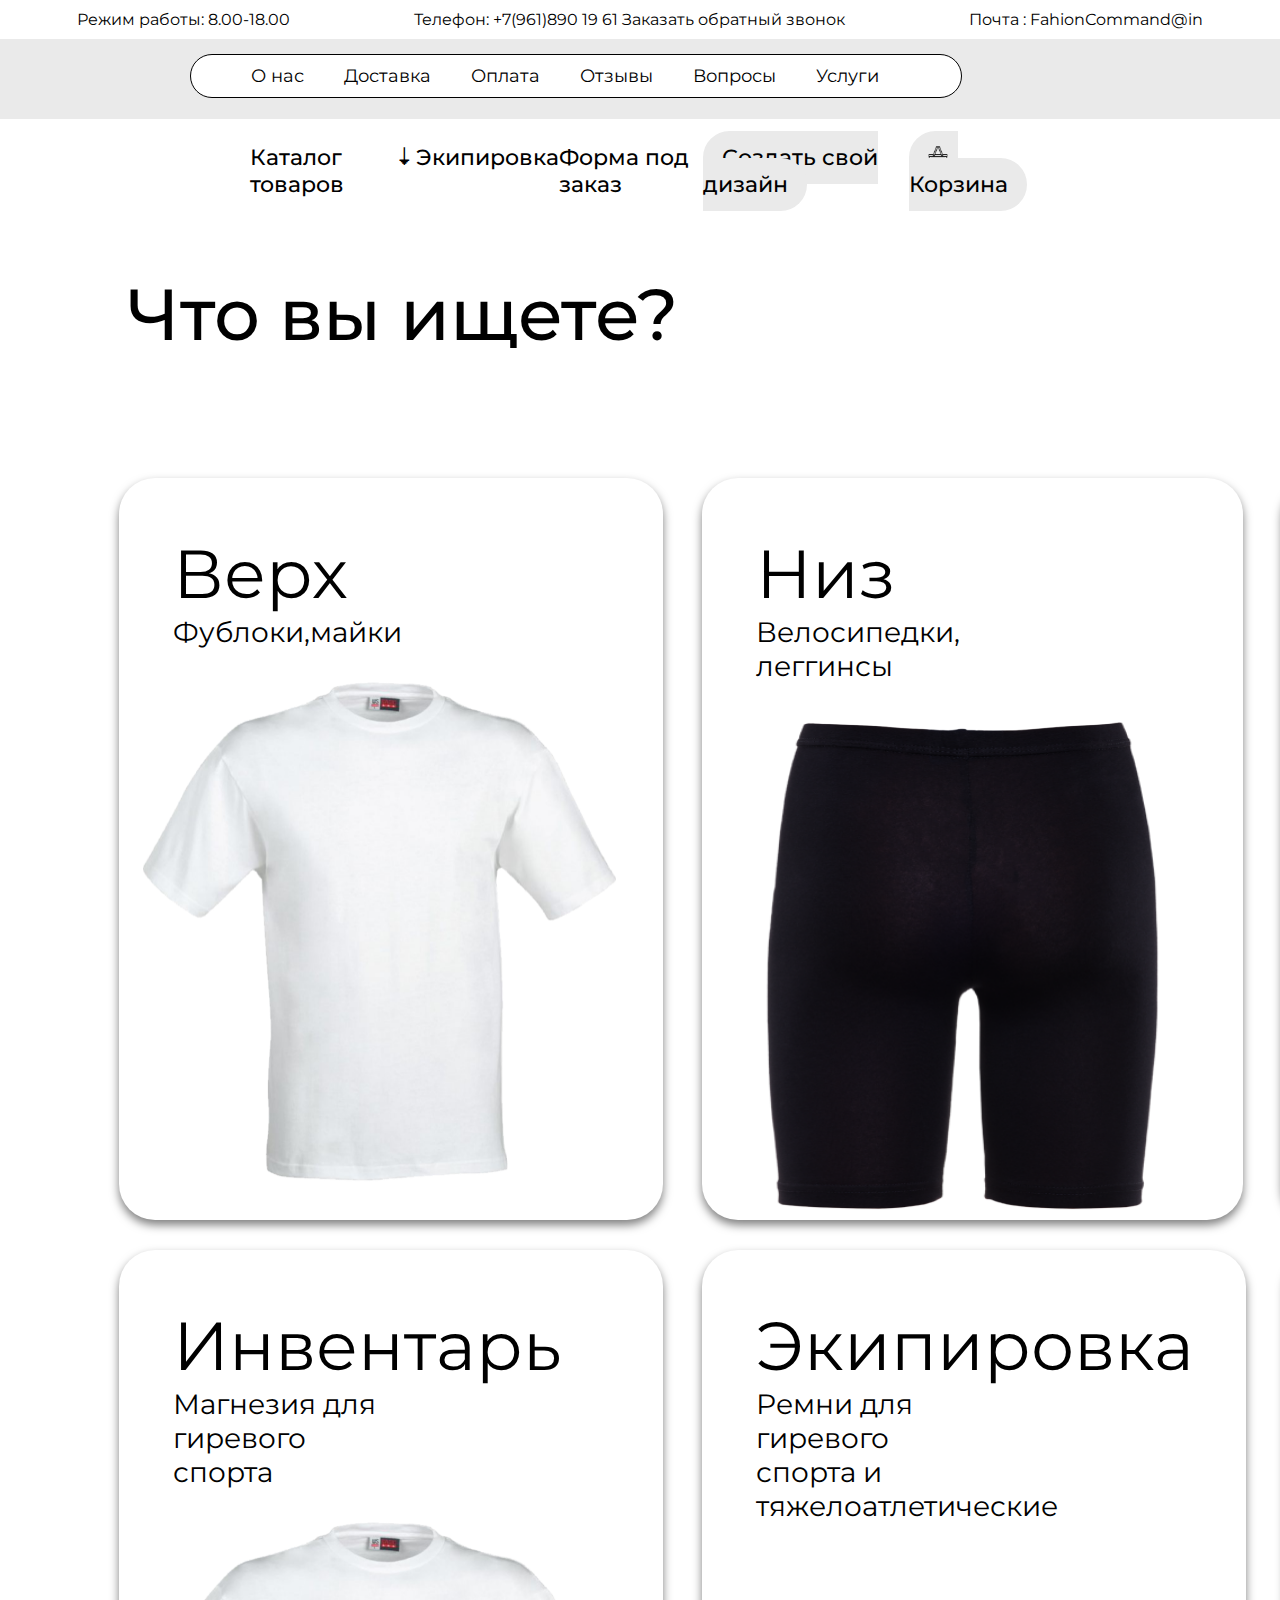
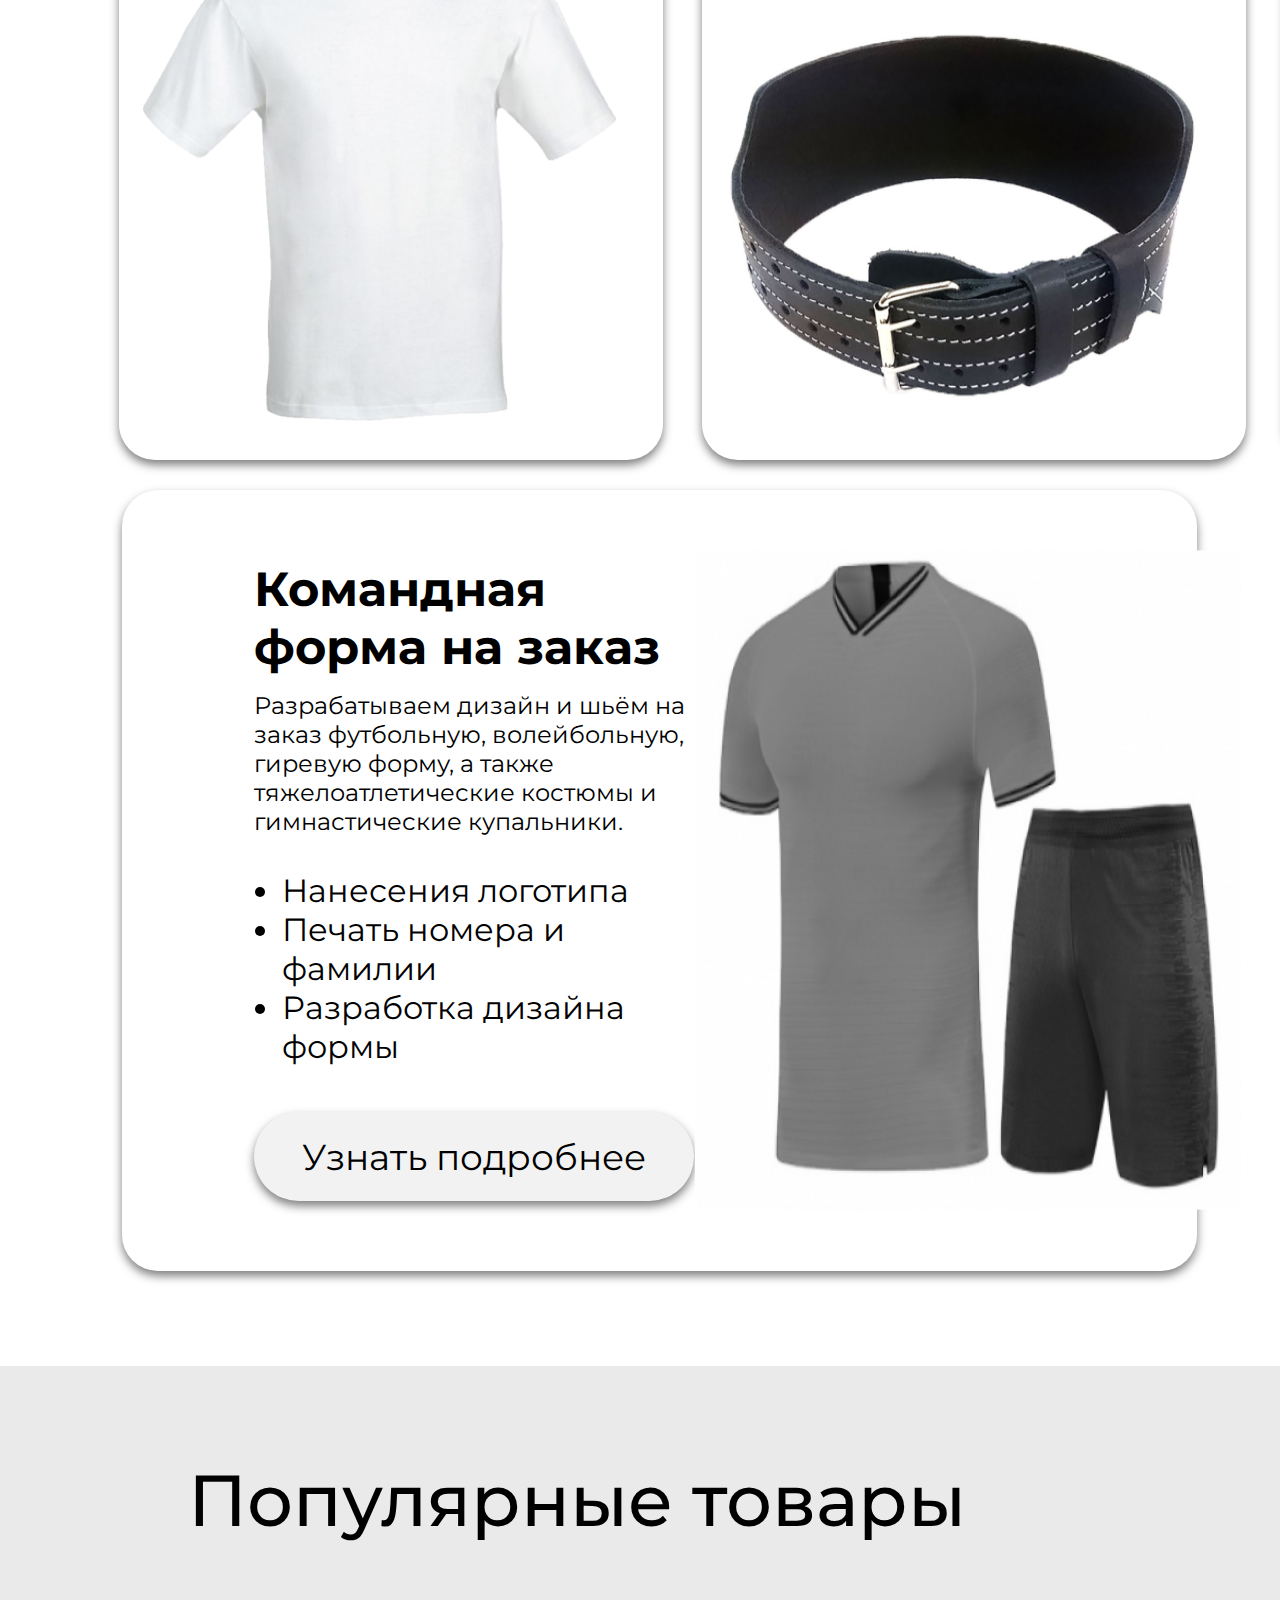
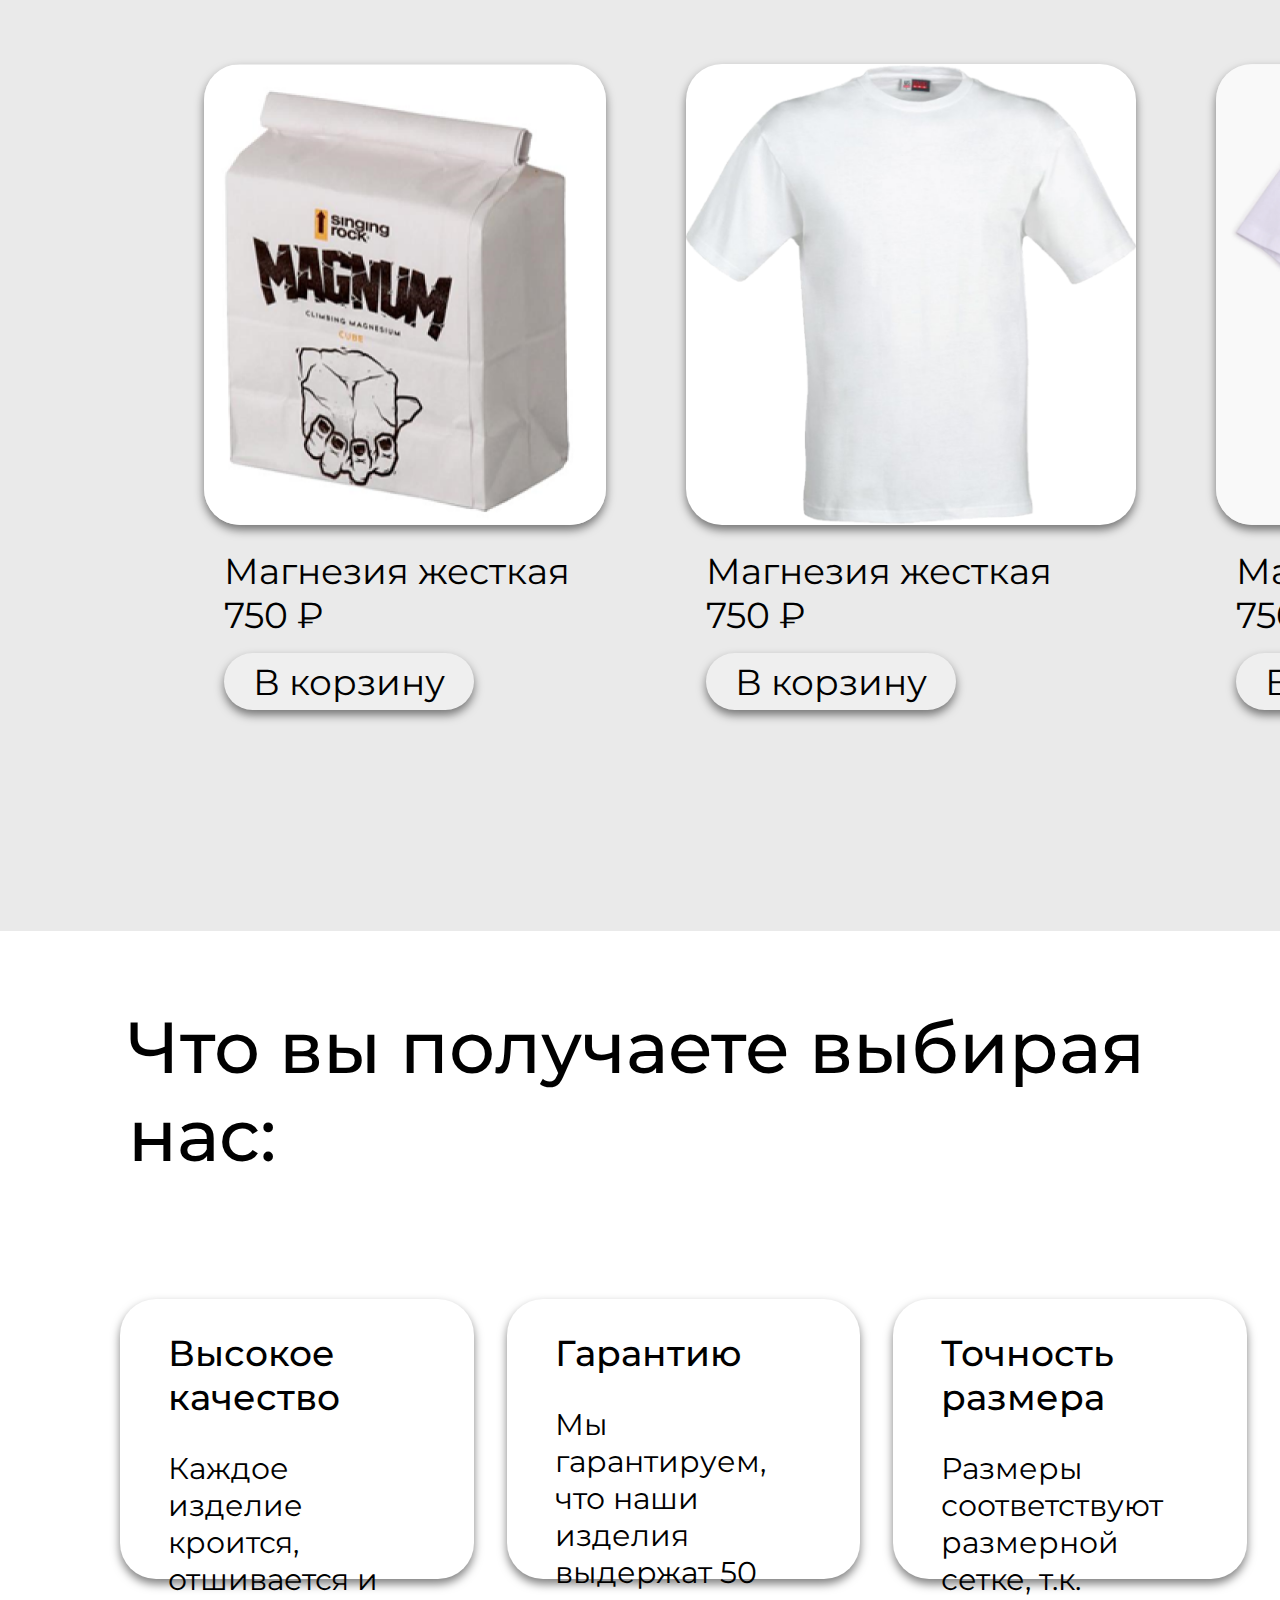
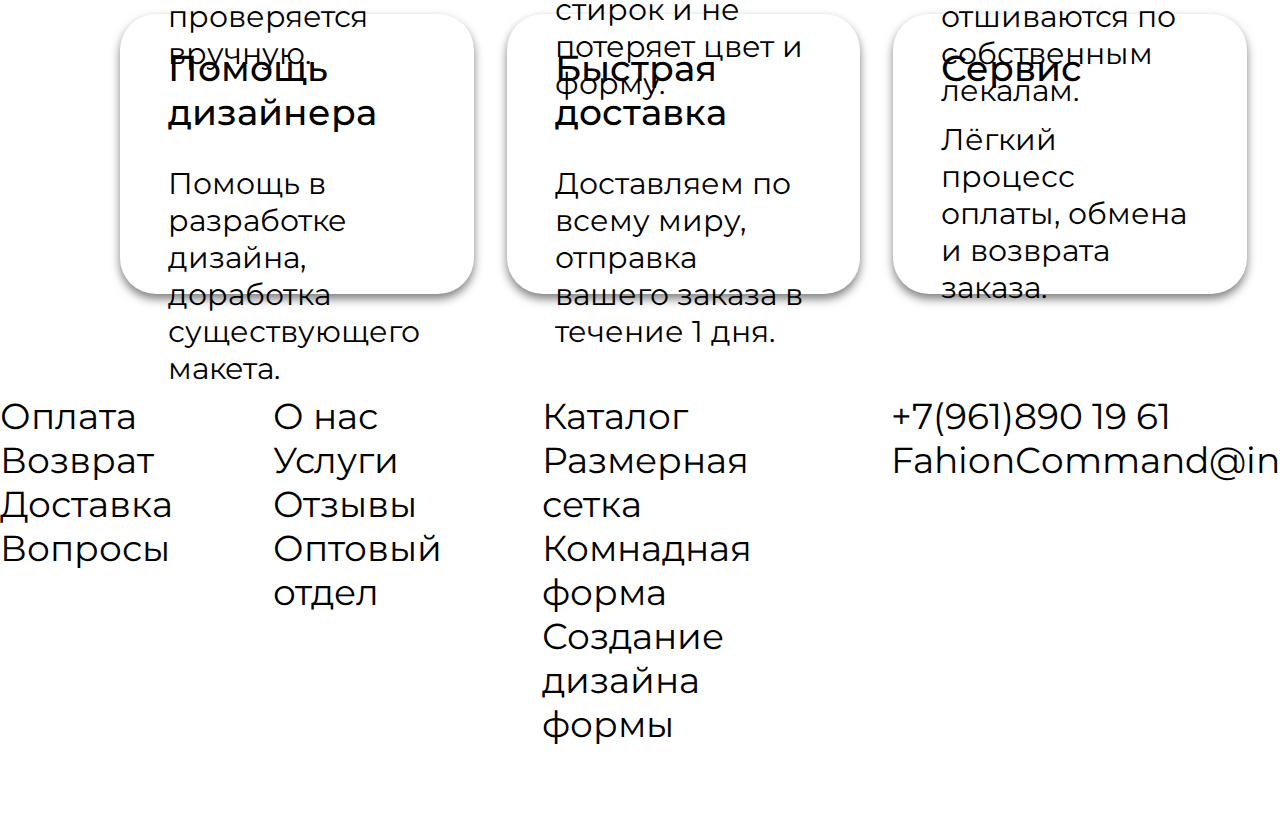
<file: index.html>
<!DOCTYPE html>
<html lang="ru">
<head>
    <meta charset="UTF-8">
    <meta name="viewport" content="width=device-width, initial-scale=1.0">
    <title>FahionСommand</title>
    <link rel="stylesheet" href="style.css">
    <link rel="preconnect" href="https://fonts.googleapis.com">
    <link rel="preconnect" href="https://fonts.gstatic.com" crossorigin>
    <link href="https://fonts.googleapis.com/css2?family=Montserrat:ital,wght@0,100..900;1,100..900&display=swap" rel="stylesheet">
</head>
<body>
    <header class="header">
        <div class="header__computer">
            <div class="header__items">
                <p class="header__item">Режим работы: 8.00-18.00</p>
                <p class="header__item">Телефон: +7(961)890 19 61 Заказать обратный звонок</p>
                <p class="header__item">Почта : FahionСommand@in</p>
            </div>
            <div class="header__navigator">
                <nav class="header__navigator_info">
                    <ul class="header__navigator_box">
                        <li class="header__navigator_item"><a href="./about_us/about_us.html" style="color: #000;">О нас</a></li>
                        <li class="header__navigator_item">Доставка</li>
                        <li class="header__navigator_item"><a href="./payment/payment.html" style="color: #000;">Оплата</a></li>
                        <li class="header__navigator_item"><a href="./reviews/reviews.html" style="color: #000;">Отзывы</a></li>
                        <li class="header__navigator_item"><a href="./question/Question.html" style="color: black;">Вопросы</a></li>
                        <li class="header__navigator_item">Услуги</li>
                    </ul>
                </nav>
                <div class="header__navigator_text">
                    <p>Язык сайта: EN/RU</p>
                    <p class="header__navigator_title">+7(961)890 19 61</p>
                </div>
            </div>
            <div class="header__meta">
                <ul class="header__meta_items">
                    <li class="header__meta_item"><a href="./category/category.html" style="color: #000; display: flex; gap: 15px;">Каталог товаров <p>🠓</p></a></li>
                    <li class="header__meta_item">Экипировка</li>
                    <li class="header__meta_item">Форма под заказ</li>
                    <li class="header__meta_item"><a href="#" class="header__meta_link">Создать свой дизайн</a></li>
                    <li class="header__meta_item"><a href="./basket/basket.html" class="header__meta_link"><img class="header__meta_img" src="./assets/img/bascet.svg" alt="">Корзина</a></li>
                </ul>
            </div>
        </div>
        <div class="menu">
            <input type="checkbox" id="burger-checkbox" class="burger-checkbox">
            <label for="burger-checkbox" class="burger"></label>
            <ul class="menu-list">
                <li class="menu-item"><a href="./about_us/about_us.html" style="color: #000;">О нас</a></li>
                <li class="menu-item" style="color: #000;">Доставка</li>
                <li class="menu-item"><a href="./payment/payment.html" style="color: #000;">Оплата</a></li>
                <li class="menu-item"><a href="./reviews/reviews.html" style="color: #000;">Отзывы</a></li>
                <li class="menu-item"><a href="./question/Question.html" style="color: black;">Вопросы</a></li>
                <li class="menu-item" style="color: #000;">Услуги</li>
            </ul>
        </div>
    </header>
    <section class="container">
        <div class="product">
            <div class="product__title">Что вы ищете?</div>
            <div class="product__wrap">
                <div class="product__box">
                    <div class="product__box-text">
                        <h3 class="product__box-title">Верх</h3>
                        <p>Фублоки,майки</p>
                    </div>
                    <img class="product__box-img" src="./assets/img/t-shirt.png" alt="Футболка" width="473px" height="501px">
                </div>
                <div class="product__box">
                    <div class="product__box-text">
                        <h3 class="product__box-title">Низ</h3>
                        <p>Велосипедки, леггинсы</p>
                    </div>
                    <img class="product__box-img" src="./assets/img/short.png" alt="Футболка" width="473px" height="501px">
                </div>
                <div class="product__box">
                    <div class="product__box-text">
                        <h3 class="product__box-title">Обувь</h3>
                        <p>Штангетки</p>
                    </div>
                    <img class="product__box-img_boots product__box-img" src="./assets/img/boots.png" alt="Футболка" width="473px" height="300px">
                </div>
            </div>
            <div class="product__wrap">
                <div class="product__box product__box-box">
                    <div class="product__box-text">
                        <h3 class="product__box-title">Инвентарь</h3>
                        <p>Магнезия для гиревого спорта </p>
                    </div>
                    <img class="product__box-img " src="./assets/img/t-shirt.png" alt="Футболка" width="473px" height="501px">
                </div>
                <div class="product__box product__box-box">
                    <div class="product__box-text">
                        <h3 class="product__box-title">Экипировка</h3>
                        <p>Ремни для гиревого спорта и тяжелоатлетические</p>
                    </div>
                    <img class="product__box-img " src="./assets/img/remen.png" alt="Футболка" width="473px" height="501px">
                </div>
                <div class="product__box product__box-box">
                    <div class="product__box-text">
                        <h3 class="product__box-title">Маски</h3>
                        <p>Медицинские с готовым и индивидуальным дизайном</p>
                    </div>
                    <img class="product__box-img " src="./assets/img/mask.png" alt="Футболка" width="473px" height="501px">
                </div>
            </div>
        </div>
        <div class="product__order">
            <div class="product__order-box">
                <h3 class="product__order-title">Командная форма на заказ</h3>
                <p class="product__order-text">Разрабатываем дизайн и шьём на заказ футбольную, волейбольную, гиревую форму, а также тяжелоатлетические костюмы и гимнастические купальники.</p>
                <ul>
                    <li class="product__order-list">Нанесения логотипа</li>
                    <li class="product__order-list">Печать номера и фамилии</li>
                    <li class="product__order-list">Разработка дизайна формы</li>
                </ul>
                <button class="product__order-btn">Узнать подробнее</button>
            </div>
            <img class="product__order-img" src="./assets/img/cloth.png" alt="">
        </div>
    </section>
    <section class="popular">
        <div class="product__title popular__title">Популярные товары</div>
        <div class="popular__items">
            <div class="popular__product">
                <div class="popular__img">
                    <img class="popular__img-item" src="./assets/img/lanch.png" alt="" width="402px" height="461px">
                </div>
                <div class="popular__text">
                    <div class="popular__text-box">
                        <p>Магнезия жесткая</p>
                        <p>750 ₽</p>
                    </div>
                    <button class="popular__btn">В корзину</button>
                </div>
            </div>
            <div class="popular__product popular__block">
                <div class="popular__img">
                    <img class="popular__img-item" src="./assets/img/t-shirt.png" alt="" width="450px" height="461px" style="background-color: #fff;">
                </div>
                <div class="popular__text">
                    <div class="popular__text-box">
                        <p>Магнезия жесткая</p>
                        <p>750 ₽</p>
                    </div>
                    <button class="popular__btn">В корзину</button>
                </div>
            </div>
            <div class="popular__product popular__block">
                <div class="popular__img">
                    <img class="popular__img-item" src="./assets/img/t-short_pink.png" alt="" width="470px" height="461px">
                </div>
                <div class="popular__text">
                    <div class="popular__text-box">
                        <p>Магнезия жесткая</p>
                        <p>750 ₽</p>
                    </div>
                    <button class="popular__btn">В корзину</button>
                </div>
            </div>
        </div>
    </section>
    <section class="review">
        <div class="review__wrap">
            <div class="product__title">Что вы получаете выбирая нас:</div>
            <div class="review__conta">
                <div class="review__block">
                    <div class="review__box">
                        <div class="popular__text-box review__text-box">Высокое качество</div>
                        <p class="review__text">Каждое изделие кроится, отшивается и проверяется вручную.</p>
                    </div>
                </div>
                <div class="review__block">
                    <div class="review__box">
                        <div class="popular__text-box review__text-box">Гарантию</div>
                        <p class="review__text">Мы гарантируем, что наши изделия выдержат 50 стирок и не потеряет цвет и форму.</p>
                    </div>
                </div>
                <div class="review__block">
                    <div class="review__box">
                        <div class="popular__text-box review__text-box">Точность размера</div>
                        <p class="review__text">Размеры соответствуют размерной сетке, т.к. отшиваются по собственным лекалам. </p>
                    </div>
                </div>
            </div>
        </div>
        <div class="review__wrap-two">
            <div class="review__wrap">
                <div class="review__conta">
                    <div class="review__block">
                        <div class="review__box">
                            <div class="popular__text-box review__text-box">Помощь дизайнера</div>
                            <p class="review__text">Помощь в разработке дизайна, доработка существующего макета.</p>
                        </div>
                    </div>
                    <div class="review__block">
                        <div class="review__box">
                            <div class="popular__text-box review__text-box">Быстрая доставка</div>
                            <p class="review__text">Доставляем по всему миру, отправка вашего заказа в течение 1 дня.</p>
                        </div>
                    </div>
                    <div class="review__block review__block-box">
                        <div class="review__box">
                            <div class="popular__text-box review__text-box">Сервис</div>
                            <p class="review__text">Лёгкий процесс оплаты, обмена и возврата заказа.</p>
                        </div>
                    </div>
                </div>
            </div>
        </div>
    </section>
    <footer>
        <div class="footer__info">
            <ul class="">
                <li><a class="footer__link" href="#">Оплата</a></li>
                <li><a class="footer__link" href="#">Возврат</a></li>
                <li><a class="footer__link" href="#">Доставка</a></li>
                <li><a class="footer__link" href="#">Вопросы</a></li>
            </ul>
            <ul class="">
                <li><a class="footer__link" href="#">О нас</a></li>
                <li><a class="footer__link" href="#">Услуги</a></li>
                <li><a class="footer__link" href="#">Отзывы</a></li>
                <li><a class="footer__link" href="#">Оптовый отдел</a></li>
            </ul>
            <ul class="">
                <li><a class="footer__link" href="#">Каталог</a></li>
                <li><a class="footer__link" href="#">Размерная сетка</a></li>
                <li><a class="footer__link" href="#">Комнадная форма</a></li>
                <li><a class="footer__link" href="#">Создание дизайна формы </a></li>
            </ul>
            <ul class="">
                <li><a class="footer__link" href="#">+7(961)890 19 61</a></li>
                <li><a class="footer__link" href="#">FahionСommand@in</a></li>
                <li><a class="footer__link" href="#"></a></li>
            </ul>
        </div>
    </footer>
</body>
</html>
</file>
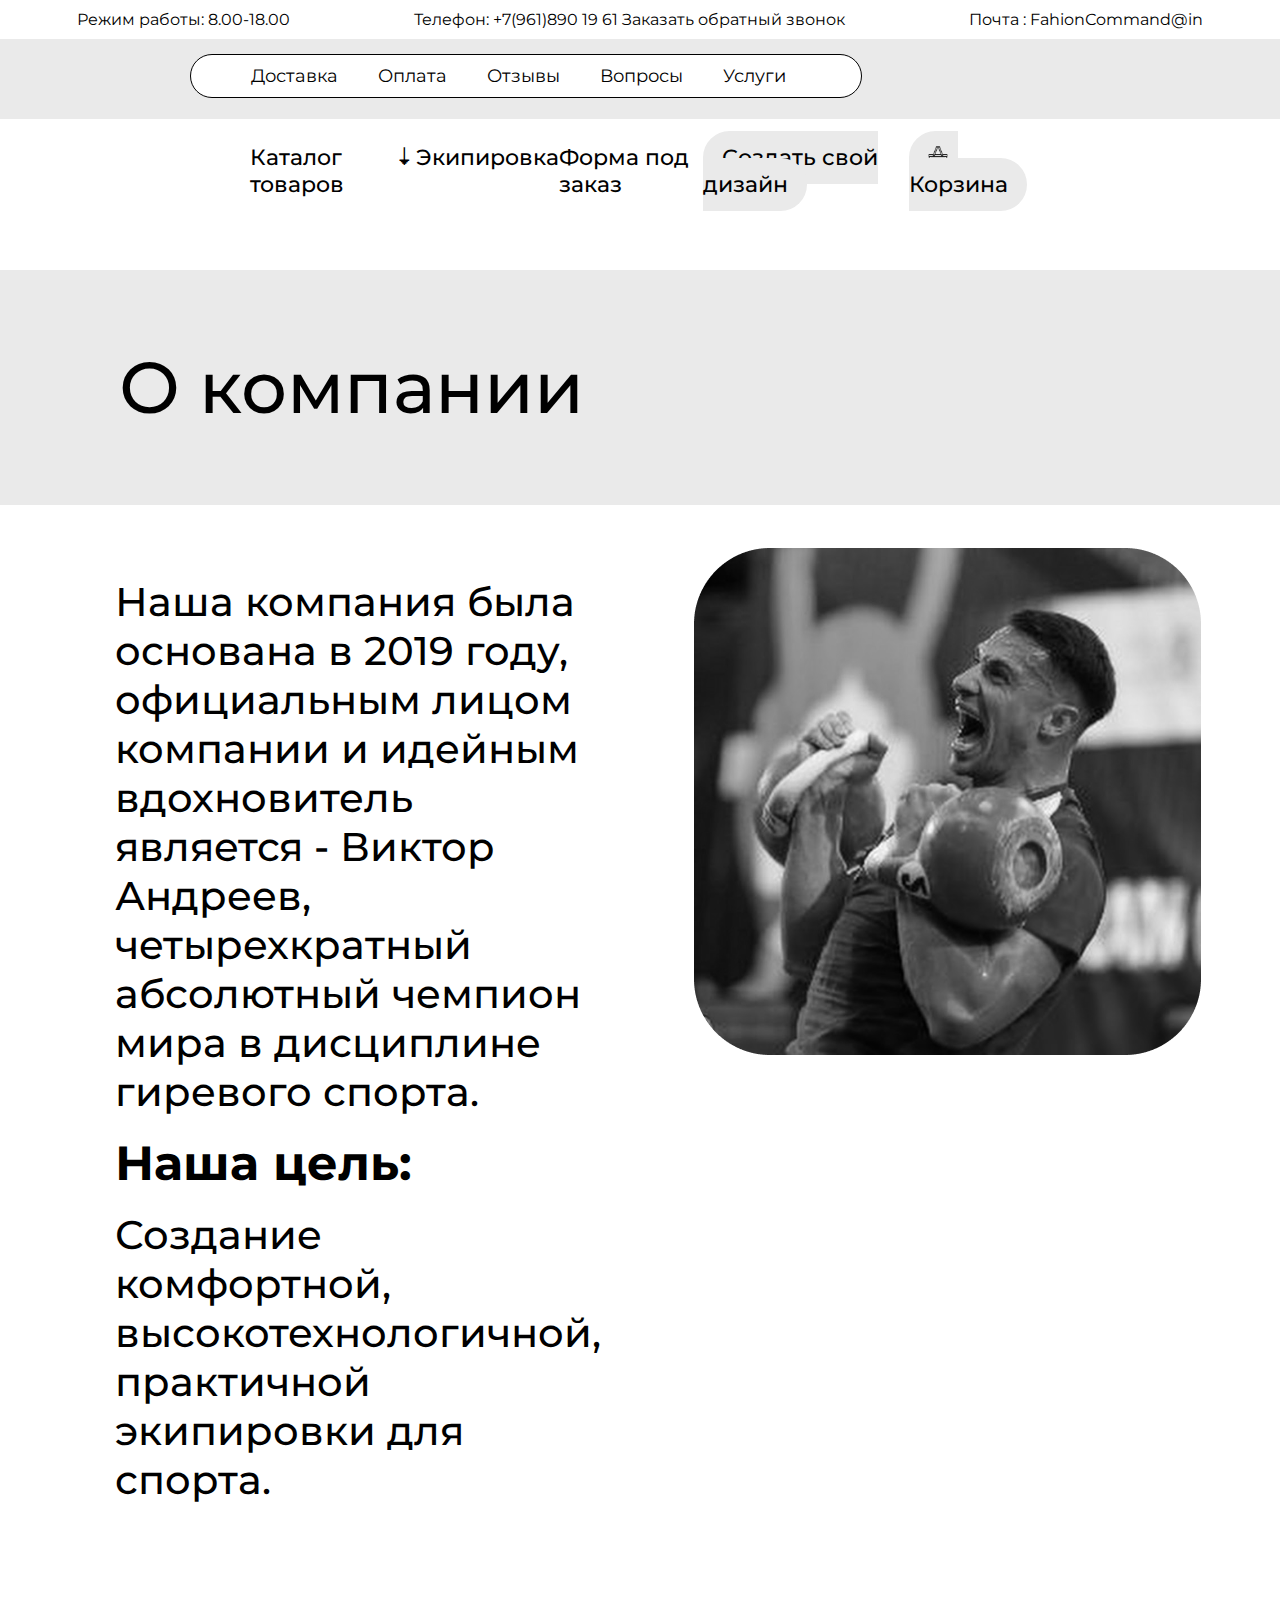
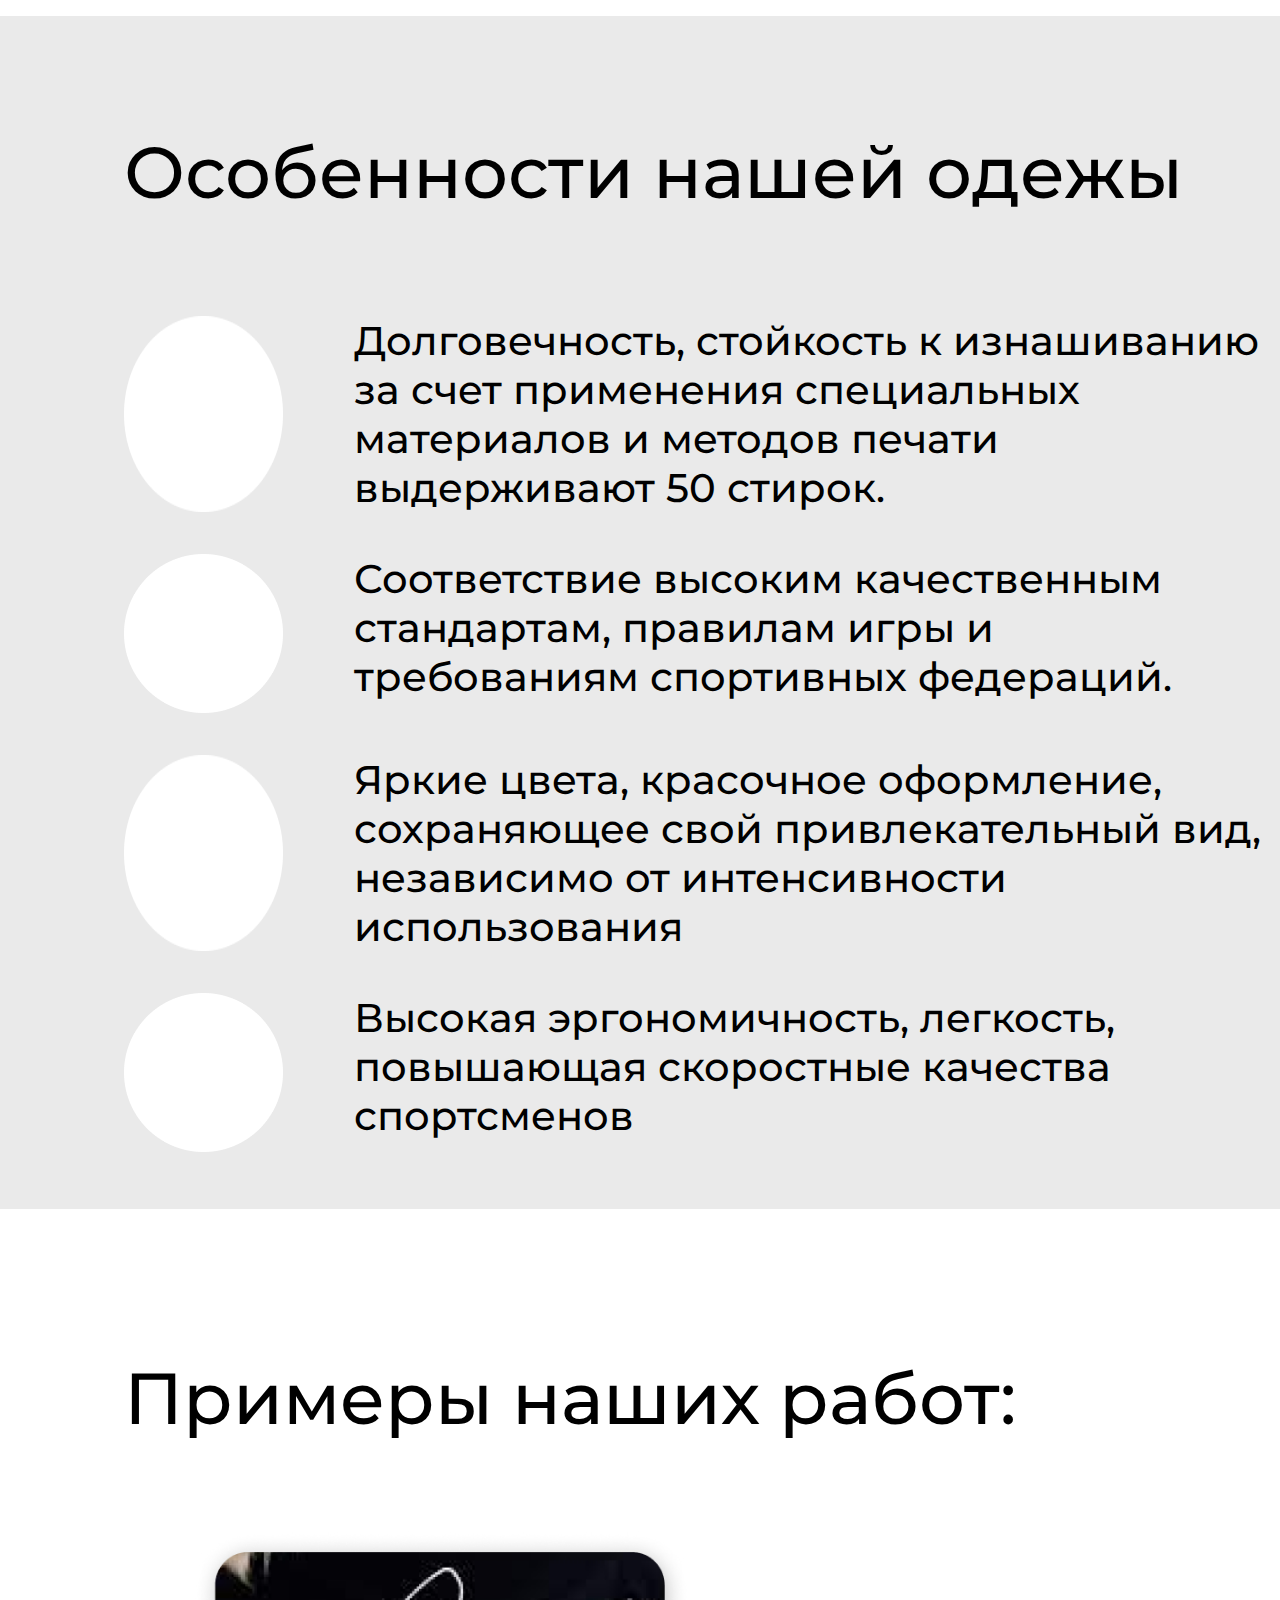
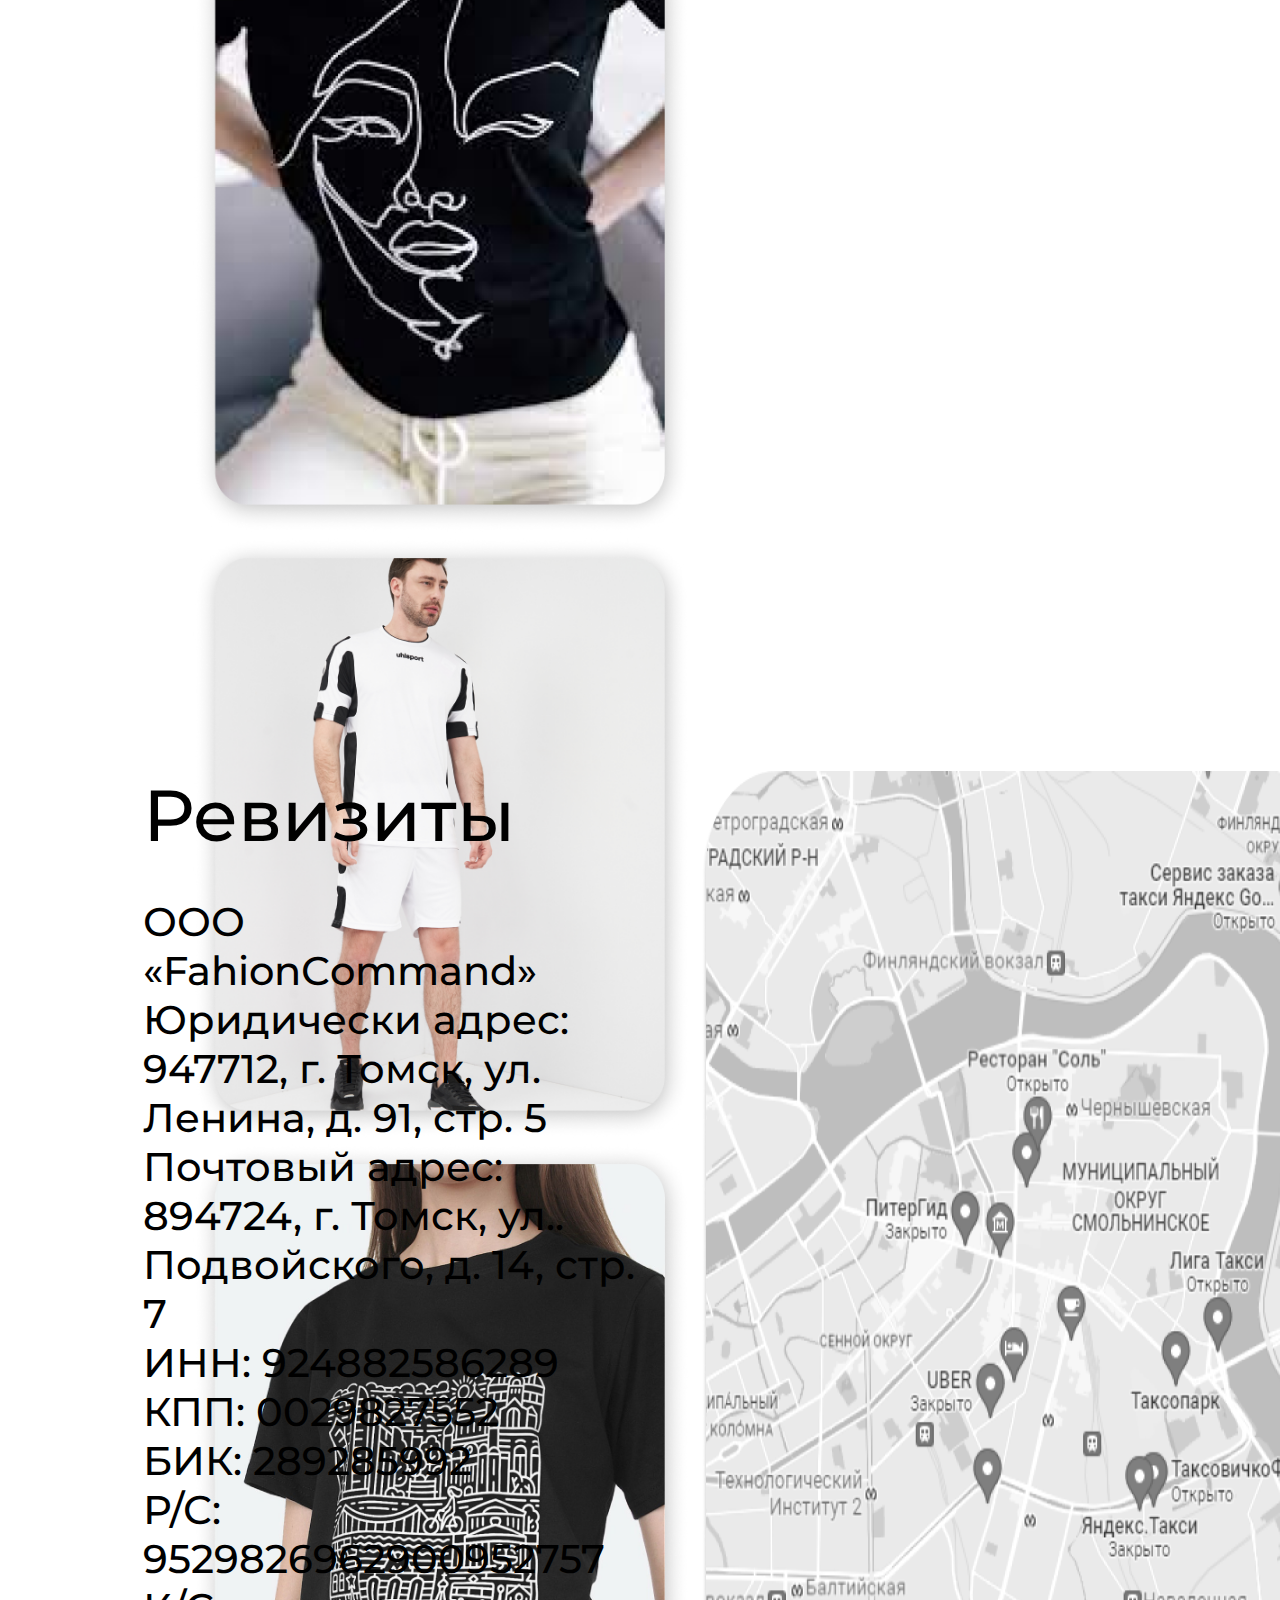
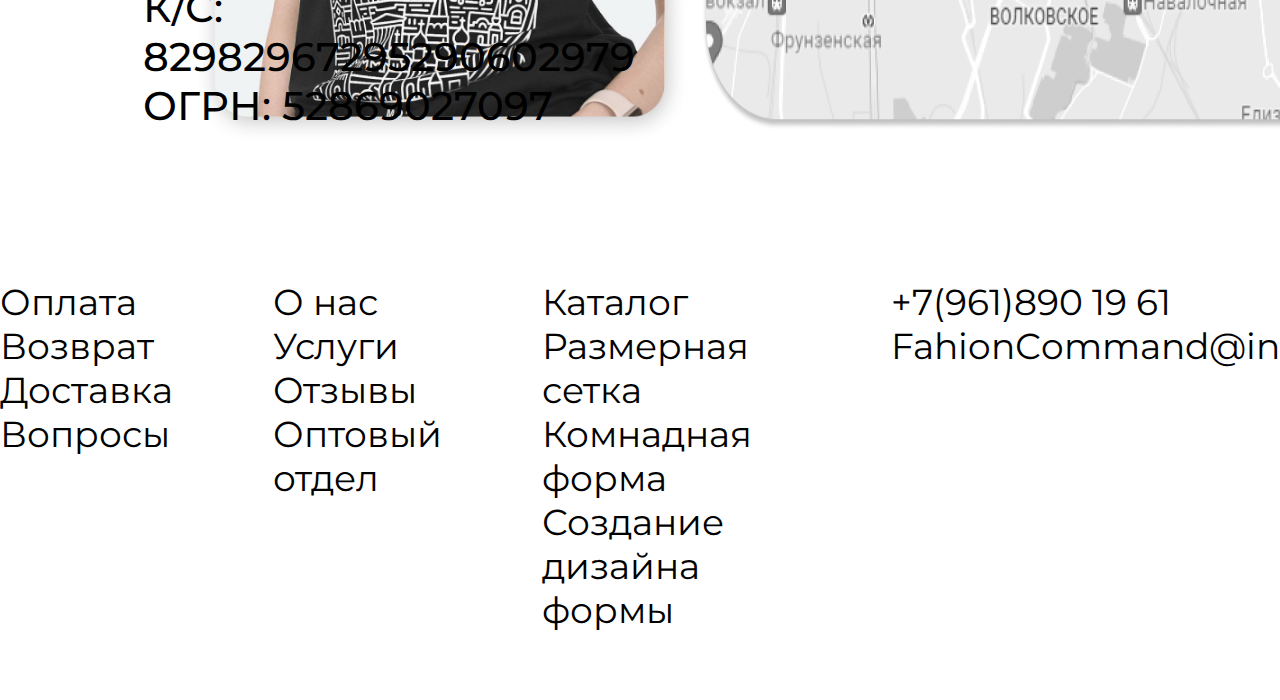
<file: about_us/about_us.html>
<!DOCTYPE html>
<html lang="ru">
<head>
    <meta charset="UTF-8">
    <meta name="viewport" content="width=device-width, initial-scale=1.0">
    <title>AboutUs</title>
    <link rel="stylesheet" href="./assets/css/about_us.css">
    <link rel="preconnect" href="https://fonts.googleapis.com">
    <link rel="preconnect" href="https://fonts.gstatic.com" crossorigin>
    <link href="https://fonts.googleapis.com/css2?family=Montserrat:ital,wght@0,100..900;1,100..900&display=swap" rel="stylesheet">
</head>
<body>
    <header class="header">
        <div class="header__items">
            <p class="header__item">Режим работы: 8.00-18.00</p>
            <p class="header__item">Телефон: +7(961)890 19 61 Заказать обратный звонок</p>
            <p class="header__item">Почта : FahionСommand@in</p>
        </div>
        <div class="header__navigator">
            <nav class="header__navigator_info">
                <ul class="header__navigator_box">
                    <li class="header__navigator_item">Доставка</li>
                    <li class="header__navigator_item"><a href="../payment/payment.html" style="color: #000;">Оплата</a></li>
                    <li class="header__navigator_item"><a href="../reviews/reviews.html" style="color: #000;">Отзывы</a></li>
                    <li class="header__navigator_item"><a href="../question/Question.html" style="color: black;">Вопросы</a></li>
                    <li class="header__navigator_item">Услуги</li>
                </ul>
            </nav>
            <div class="header__navigator_text">
                <p>Язык сайта: EN/RU</p>
                <p class="header__navigator_title">+7(961)890 19 61</p>
            </div>
            <button class="header__btn-back" onclick="back()">Предыдущая страница</button>
        </div>
        <div class="header__meta">
            <ul class="header__meta_items">
                <li class="header__meta_item"><a href="../category/category.html" style="color: #000; display: flex; gap: 15px;">Каталог товаров <p>🠓</p></a></li>
                <li class="header__meta_item">Экипировка</li>
                <li class="header__meta_item">Форма под заказ</li>
                <li class="header__meta_item"><a href="#" class="header__meta_link">Создать свой дизайн</a></li>
                <li class="header__meta_item"><a href="../basket/basket.html" class="header__meta_link"><img class="header__meta_img" src="../assets/img/bascet.svg" alt="">Корзина</a></li>
            </ul>
        </div>
    </header>
    <section class="title">
            <div>О компании</div>
    </section>
    <section class="info">
        <div class="info__text">
            <div>Наша компания была основана в 2019 году, официальным лицом компании и идейным вдохновитель является - Виктор Андреев, четырехкратный абсолютный чемпион мира в дисциплине гиревого спорта.</div>
            <div class="info__text-title">Наша цель:</div>
            <div>Создание комфортной, высокотехнологичной, практичной экипировки для спорта.</div>
        </div>
        <div><img src="./assets/img/sport.png" alt="" width="507px" height="507px"></div>
    </section>
    <section class="uniqueness">
        <div class="uniqueness__block">
            <div>Особенности нашей одежы</div>
            <div class="uniqueness__box">
                <img src="./assets/img/you__photo.png" alt="">
                <div>Долговечность, стойкость к изнашиванию за счет применения специальных материалов и методов печати выдерживают 50 стирок.</div>
            </div>
            <div class="uniqueness__box">
                <img src="./assets/img/you__photo.png" alt="">
                <div>Соответствие высоким качественным стандартам, правилам игры и требованиям спортивных федераций.</div>
            </div>
            <div class="uniqueness__box">
                <img src="./assets/img/you__photo.png" alt="">
                <div>Яркие цвета, красочное оформление, сохраняющее свой привлекательный вид, независимо от интенсивности использования</div>
            </div>
            <div class="uniqueness__box">
                <img src="./assets/img/you__photo.png" alt="">
                <div>Высокая эргономичность, легкость, повышающая скоростные качества спортсменов</div>
            </div>
        </div>
    </section>
    <section class="example">
        <div class="example__title">Примеры наших работ:</div>
        <div class="example__box">
            <img src="./assets/img/footbalka.png" alt="" class="example__img">
            <img src="./assets/img/men.png" alt="" class="example__img">
            <img src="./assets/img/woman.png" alt="" class="example__img">
        </div>
    </section>
    <section class="location">
        <div class="location__block">
            <div class="location__box">
                <div>Ревизиты</div>
                <div>ООО «FahionСommand» <br>Юридически адрес:	947712, г. Томск, ул. Ленина, д. 91, стр. 5<br>Почтовый адрес:	894724, г. Томск, ул.. Подвойского, д. 14, стр. 7<br>ИНН:	924882586289<br>КПП:	0029827552<br>БИК:	289285992<br> Р/С:	9529826962900952757<br>  К/С: 	82982967295290602979<br> ОГРН: 	52869027097</div>
            </div>
            <img src="./assets/img/location.png" alt="">
        </div>
    </section>
    <footer>
        <div class="footer__info">
            <ul class="">
                <li><a class="footer__link" href="#">Оплата</a></li>
                <li><a class="footer__link" href="#">Возврат</a></li>
                <li><a class="footer__link" href="#">Доставка</a></li>
                <li><a class="footer__link" href="#">Вопросы</a></li>
            </ul>
            <ul class="">
                <li><a class="footer__link" href="#">О нас</a></li>
                <li><a class="footer__link" href="#">Услуги</a></li>
                <li><a class="footer__link" href="#">Отзывы</a></li>
                <li><a class="footer__link" href="#">Оптовый отдел</a></li>
            </ul>
            <ul class="">
                <li><a class="footer__link" href="#">Каталог</a></li>
                <li><a class="footer__link" href="#">Размерная сетка</a></li>
                <li><a class="footer__link" href="#">Комнадная форма</a></li>
                <li><a class="footer__link" href="#">Создание дизайна формы </a></li>
            </ul>
            <ul class="">
                <li><a class="footer__link" href="#">+7(961)890 19 61</a></li>
                <li><a class="footer__link" href="#">FahionСommand@in</a></li>
                <li><a class="footer__link" href="#"></a></li>
            </ul>
        </div>
    </footer>
    <script src="../category/assets/JavaScript/script.js"></script>
</body>
</html>
</file>
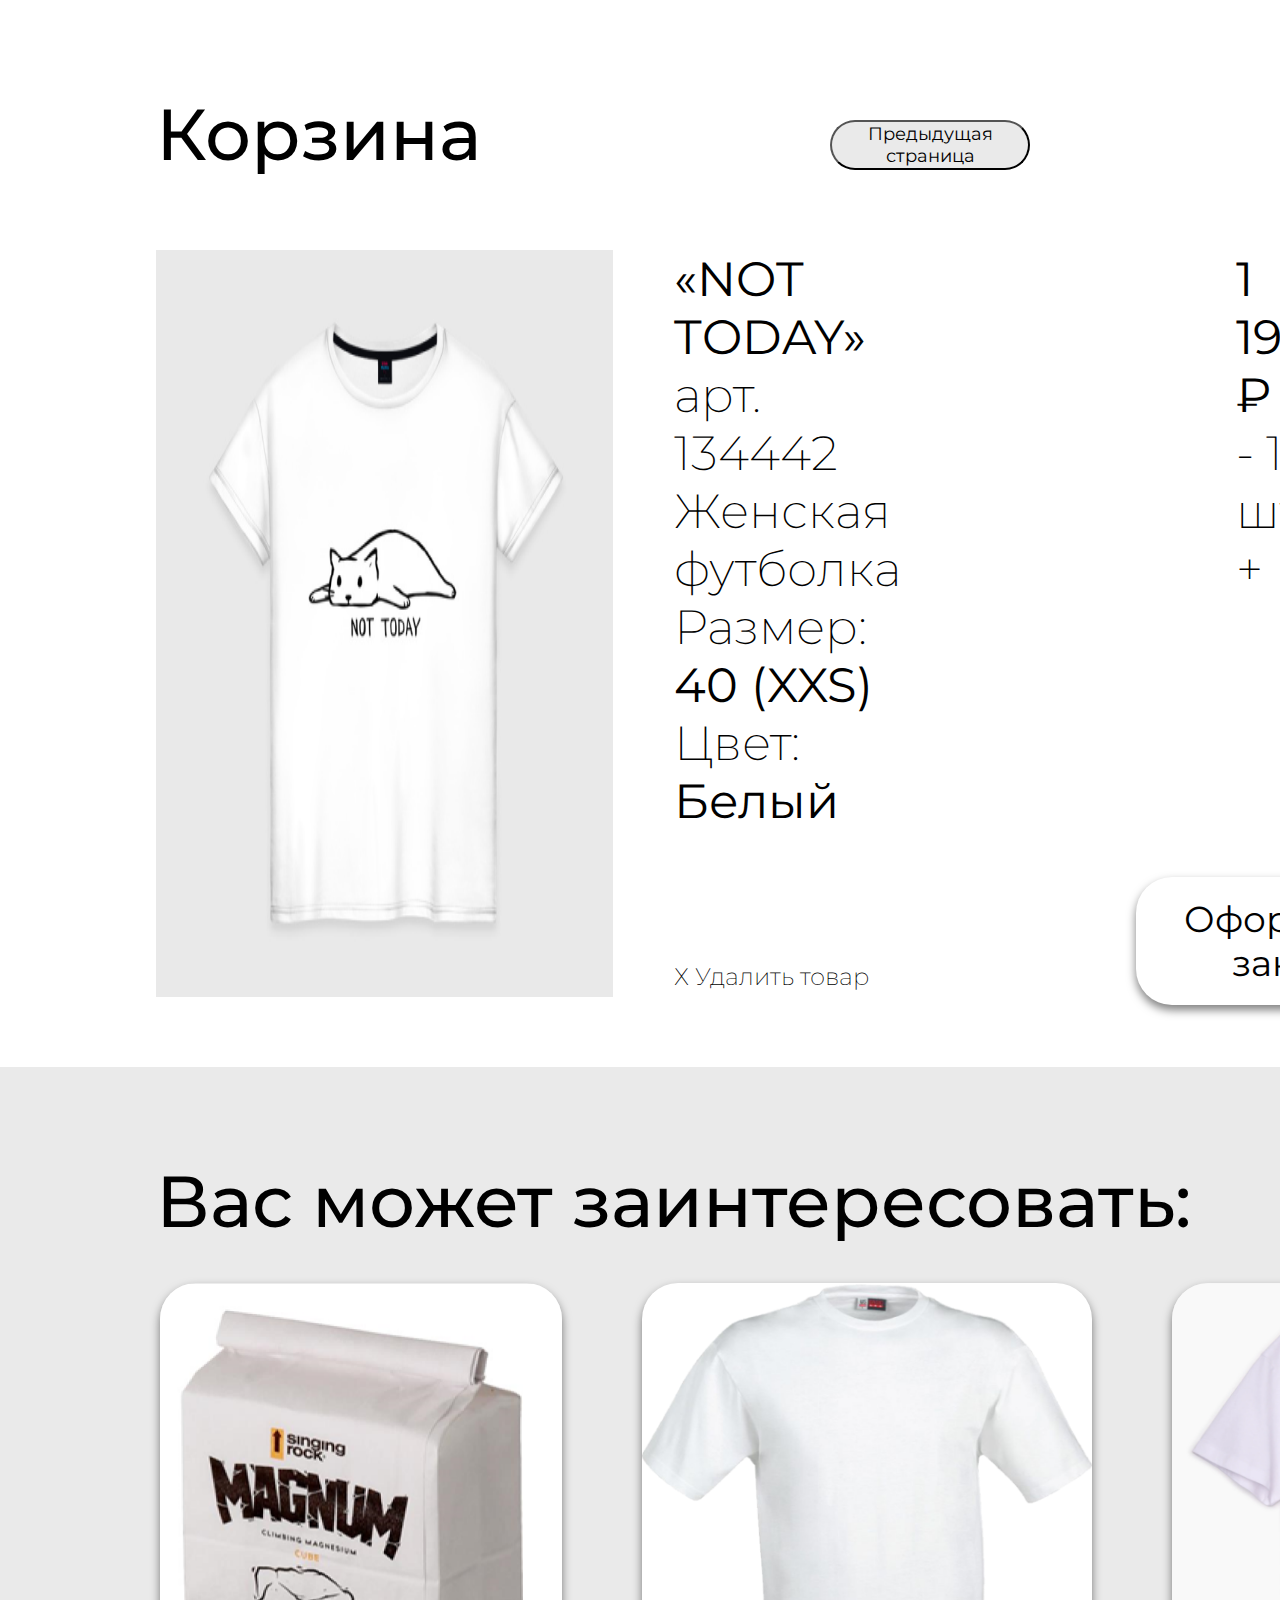
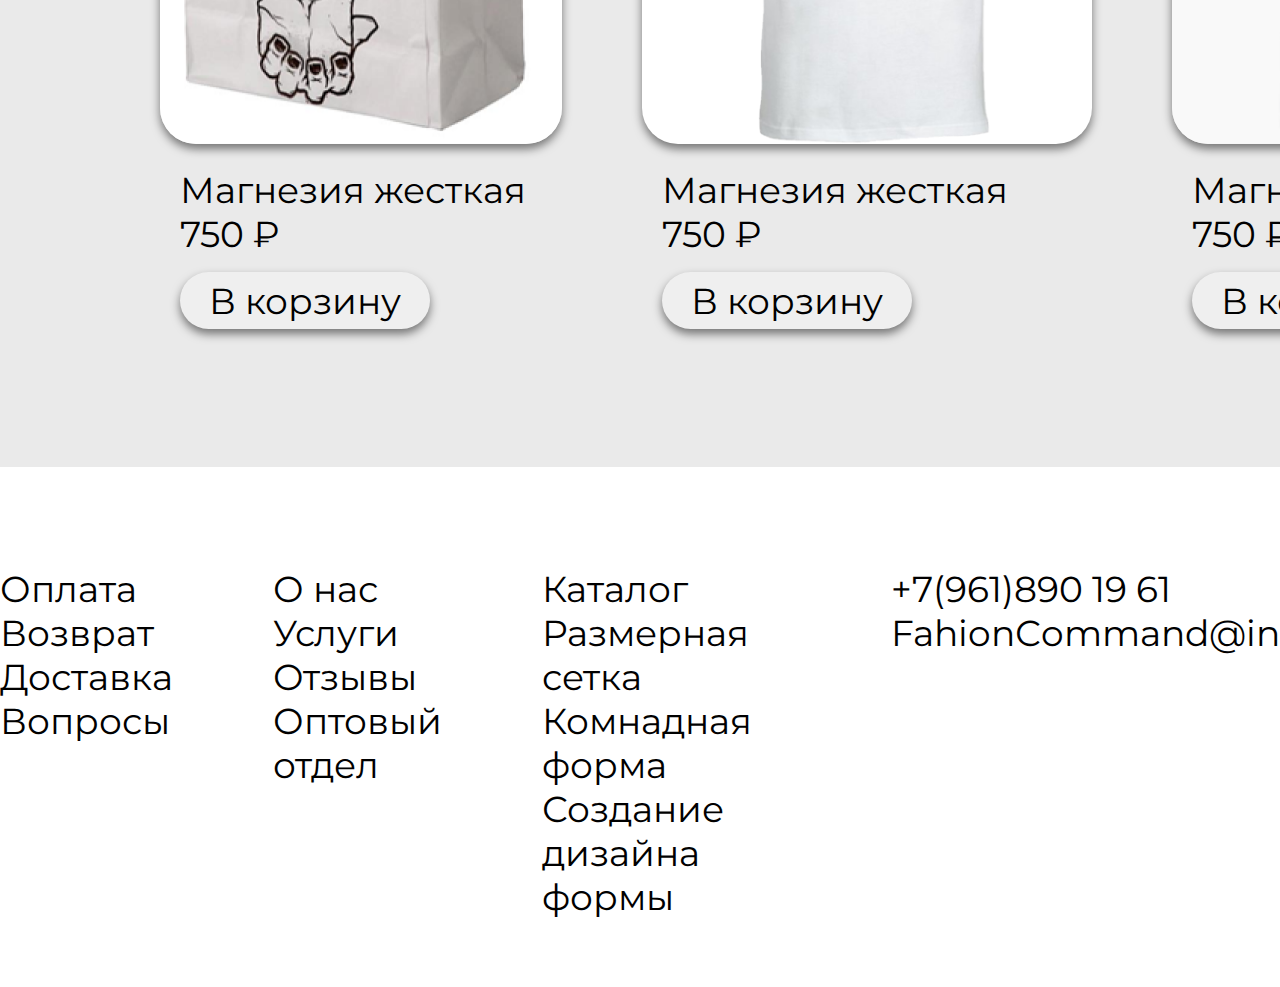
<file: basket/basket.html>
<!DOCTYPE html>
<html lang="ru">
<head>
    <meta charset="UTF-8">
    <meta name="viewport" content="width=device-width, initial-scale=1.0">
    <title>backet</title>
    <script src="./assets/JS/baclet.js"></script>
    <link rel="stylesheet" href="./assets/css/backet.css">
    <link rel="preconnect" href="https://fonts.googleapis.com">
    <link rel="preconnect" href="https://fonts.gstatic.com" crossorigin>
    <link href="https://fonts.googleapis.com/css2?family=Montserrat:ital,wght@0,100..900;1,100..900&display=swap" rel="stylesheet">
</head>
<body>
<section class="container">
    <div class="backet">
        <div class="backet__main-title">Корзина</div>
        <button class="backet__btn-back" onclick="back()">Предыдущая страница</button>
        <div class="backet__block">
            <img src="./assets/img/t-shirt_cat.png" alt="">
            <div class="backet__box">
                <p>«NOT TODAY»</p>
                <p class="backet__box-text">арт. 134442</p>
                <p class="backet__box-text">Женская футболка</p>
                <p class="backet__box-text">Размер:<span class="backet__box-black">  40 (XXS)</span></p>
                <p class="backet__box-text">Цвет:<span class="backet__box-black">  Белый</span></p>
                <button class="backet__btn-white">Х    Удалить товар</button>
            </div>
            <div class="backet__wrap">
                <p class="backet__block-title">1 190 ₽ </p>
                <p class="backet__block-text">- 1 шт. +</p>
                <button class="backet__btn-black">Оформить заказ</button>
            </div>
        </div>
    </div>
</section>
<section class="interes">
    <div class="interes__title">
        Вас может заинтересовать:
    </div>
    <div class="interes__block">
        <div class="interes__product">
            <div class="interes__img">
                <img class="interes__img-item" src="./assets/img/lanch.png" alt="" width="402px" height="461px">
            </div>
            <div class="interes__text">
                <div class="interes__text-box">
                    <p>Магнезия жесткая</p>
                    <p>750 ₽</p>
                </div>
                <button class="interes__btn">В корзину</button>
            </div>
        </div>
        <div class="interes__product" style="margin-left: -100px;">
            <div class="interes__img">
                <img class="interes__img-item" src="./assets/img/t-shirt.png" alt="" width="450px" height="461px" style="background-color: #fff;">
            </div>
            <div class="interes__text">
                <div class="interes__text-box">
                    <p>Магнезия жесткая</p>
                    <p>750 ₽</p>
                </div>
                <button class="interes__btn">В корзину</button>
            </div>
        </div>
        <div class="interes__product" style="margin-left: -100px;">
            <div class="interes__img">
                <img class="interes__img-item" src="./assets/img/t-short_pink.png" alt="" width="470px" height="461px">
            </div>
            <div class="interes__text">
                <div class="interes__text-box">
                    <p>Магнезия жесткая</p>
                    <p>750 ₽</p>
                </div>
                <button class="interes__btn">В корзину</button>
            </div>
        </div>
    </div>
</section>
<footer>
    <div class="footer__info">
        <ul class="">
            <li><a class="footer__link" href="#">Оплата</a></li>
            <li><a class="footer__link" href="#">Возврат</a></li>
            <li><a class="footer__link" href="#">Доставка</a></li>
            <li><a class="footer__link" href="#">Вопросы</a></li>
        </ul>
        <ul class="">
            <li><a class="footer__link" href="#">О нас</a></li>
            <li><a class="footer__link" href="#">Услуги</a></li>
            <li><a class="footer__link" href="#">Отзывы</a></li>
            <li><a class="footer__link" href="#">Оптовый отдел</a></li>
        </ul>
        <ul class="">
            <li><a class="footer__link" href="#">Каталог</a></li>
            <li><a class="footer__link" href="#">Размерная сетка</a></li>
            <li><a class="footer__link" href="#">Комнадная форма</a></li>
            <li><a class="footer__link" href="#">Создание дизайна формы </a></li>
        </ul>
        <ul class="">
            <li><a class="footer__link" href="#">+7(961)890 19 61</a></li>
            <li><a class="footer__link" href="#">FahionСommand@in</a></li>
            <li><a class="footer__link" href="#"></a></li>
        </ul>
    </div>
</footer>
</body>
</html>
</file>
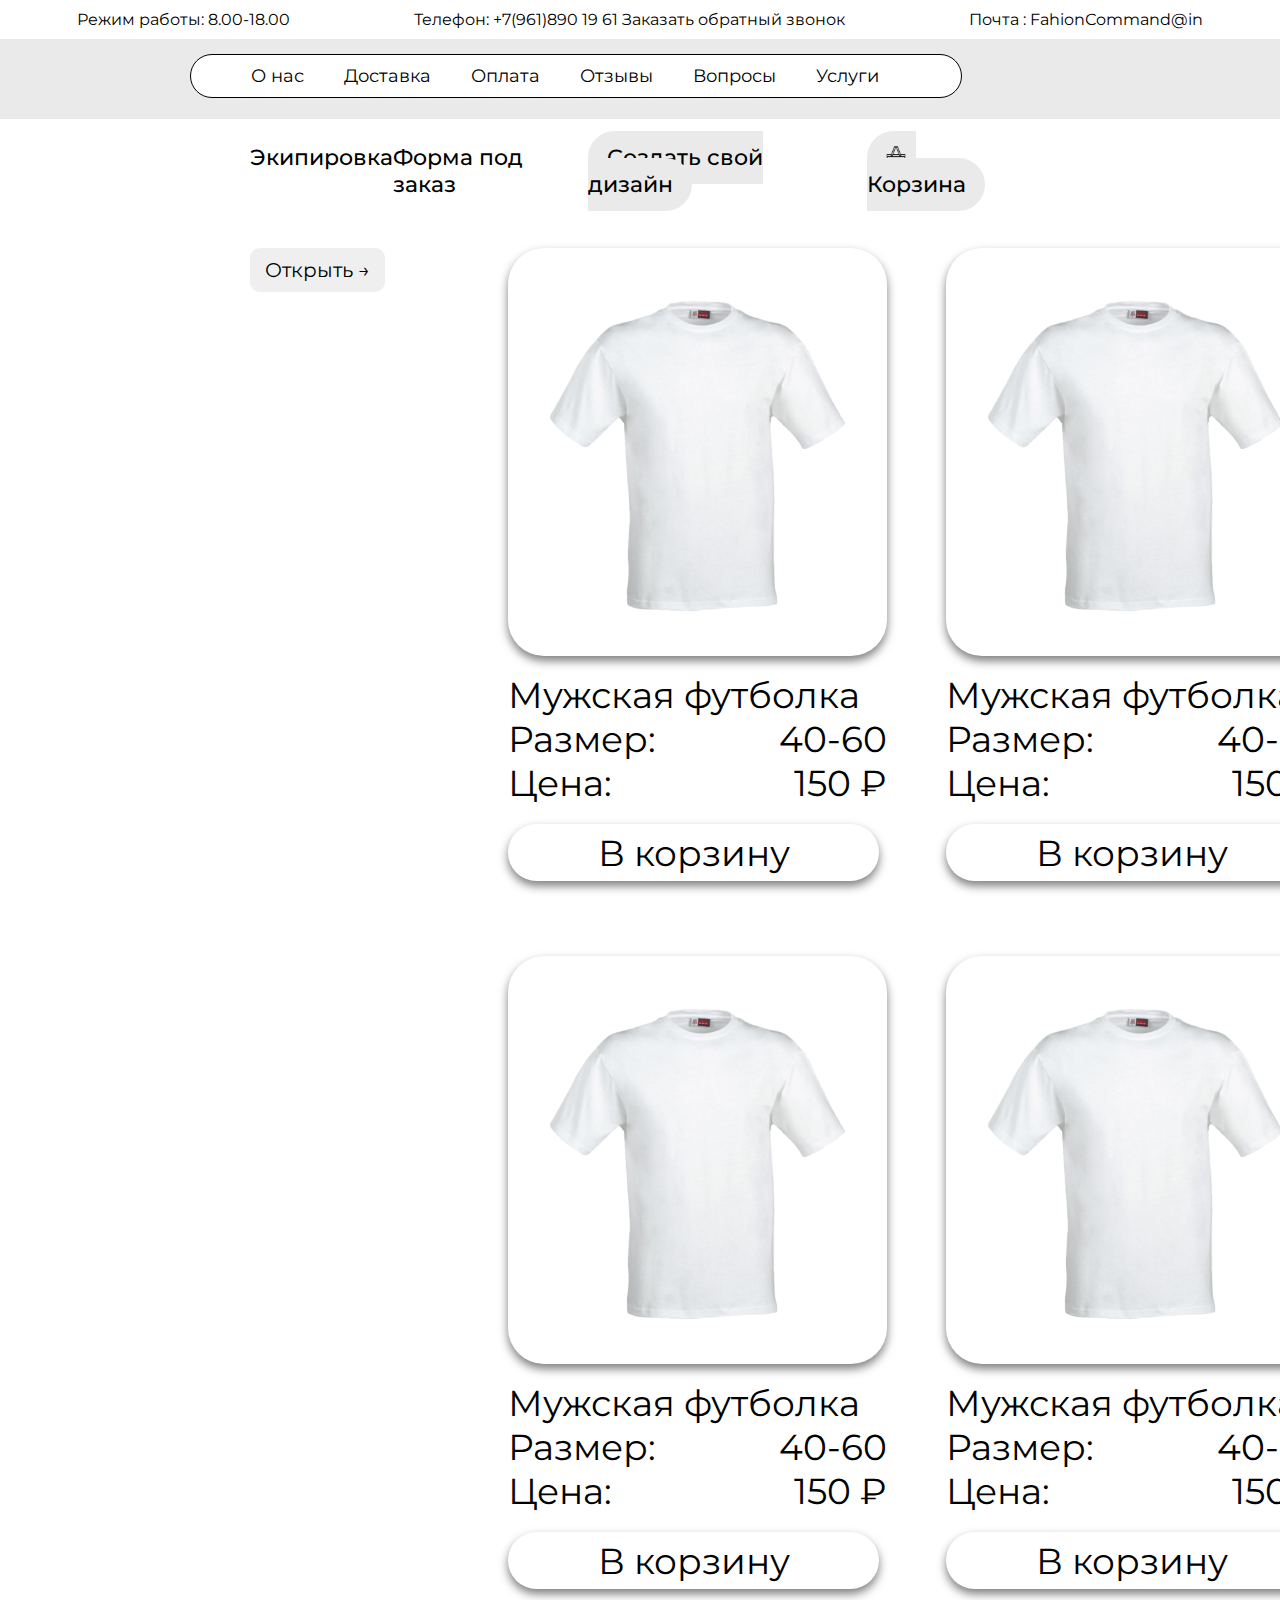
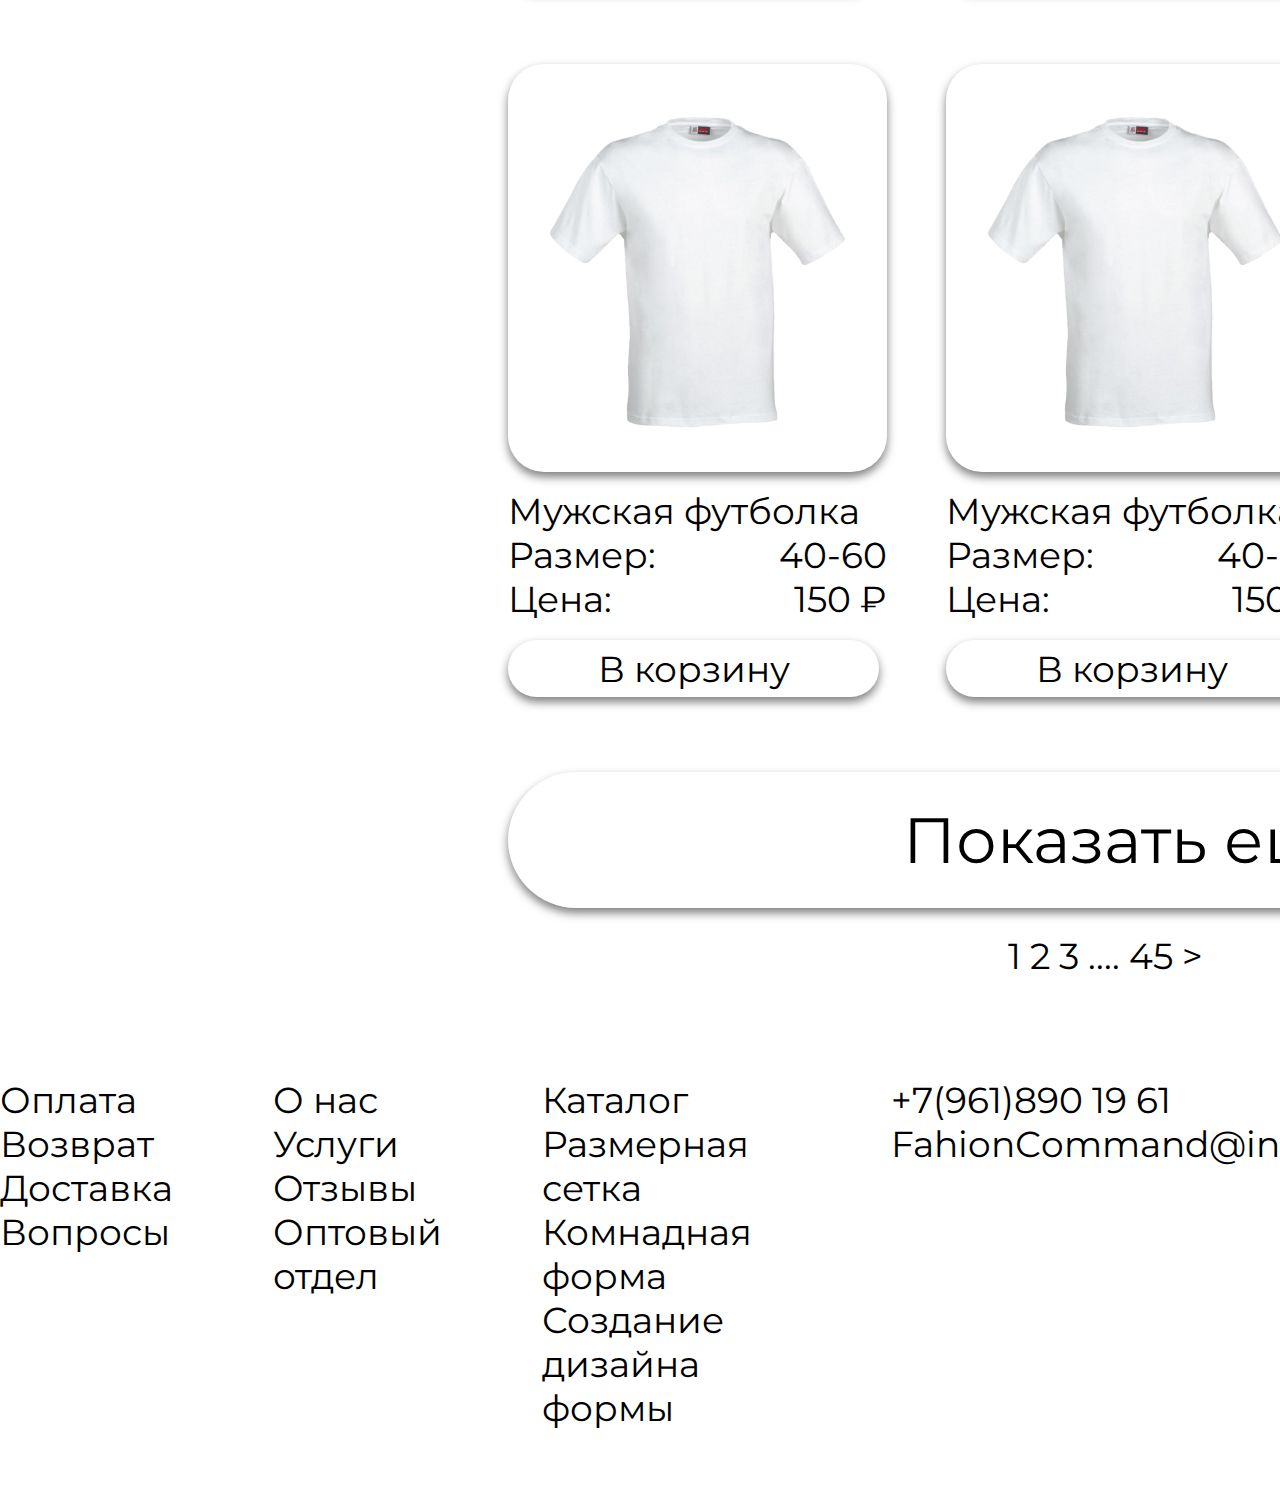
<file: category/category.html>
<!DOCTYPE html>
<html lang="ru">
<head>
    <meta charset="UTF-8">
    <meta name="viewport" content="width=device-width, initial-scale=1.0">
    <title>Category</title>
    <script src="./assets/JavaScript/script.js"></script>
    <link rel="stylesheet" href="./assets/css/category.css">
    <link rel="preconnect" href="https://fonts.googleapis.com">
    <link rel="preconnect" href="https://fonts.gstatic.com" crossorigin>
    <link href="https://fonts.googleapis.com/css2?family=Montserrat:ital,wght@0,100..900;1,100..900&display=swap" rel="stylesheet">
</head>
<body>
    <header class="header"></header>
        <div class="header__items">
            <p class="header__item">Режим работы: 8.00-18.00</p>
            <p class="header__item">Телефон: +7(961)890 19 61 Заказать обратный звонок</p>
            <p class="header__item">Почта : FahionСommand@in</p>
        </div>
        <div class="header__navigator">
            <nav class="header__navigator_info">
                <ul class="header__navigator_box">
                    <li class="header__navigator_item"><a href="../about_us/about_us.html" style="color: #000;">О нас</a></li>
                    <li class="header__navigator_item">Доставка</li>
                    <li class="header__navigator_item"><a href="../payment/payment.html" style="color: black;">Оплата</a></li>
                    <li class="header__navigator_item"><a href="../reviews/reviews.html" style="color: #000;">Отзывы</a></li>
                    <li class="header__navigator_item"><a href="../question/Question.html" style="color: black;">Вопросы</a></li>
                    <li class="header__navigator_item">Услуги</li>
                </ul>
            </nav>
            <div class="header__navigator_text">
                <p>Язык сайта: EN/RU</p>
                <p class="header__navigator_title">+7(961)890 19 61</p>
            </div>
            <button class="header__btn-back" onclick="back()">Предыдущая страница</button>
        </div>
        <div class="header__meta">
            <ul class="header__meta_items">
                <li class="header__meta_item">Экипировка</li>
                <li class="header__meta_item">Форма под заказ</li>
                <li class="header__meta_item"><a href="#" class="header__meta_link">Создать свой дизайн</a></li>
                <li class="header__meta_item"><a href="../basket/basket.html" class="header__meta_link"><img class="header__meta_img" src="../assets/img/bascet.svg" alt="">Корзина</a></li>
            </ul>
        </div>
    </header>
    <section>
        <div class="filter">
            <div id="sidebar" class="filter__sidebar">
                <button class="filter__close_btn" onclick="closeNav()">Закрыть &#10006;</button>
                <div class="filter__form">
                    <div >Пол:</div>
                    <p><input type="checkbox" name="list" id="checkbox1"><label for="checkbox1" >Женский</label></p>
                    <p><input type="checkbox" name="list" id="checkbox2"><label for="checkbox2" >Мужской</label></p>
                </div>
                <div class="filter__form">
                    <div >Тип:</div>
                    <p><input type="checkbox" name="list" id="checkbox3"><label for="checkbox3" >С рукавом</label></p>
                    <p><input type="checkbox" name="list" id="checkbox4"><label for="checkbox4" >Без рукава</label></p>
                </div>
                <div class="filter__form">
                    <div >Цвет:</div>
                    <p><input type="checkbox" name="list" id="checkbox5"><label for="checkbox5" >Белый</label></p>
                    <p><input type="checkbox" name="list" id="checkbox6"><label for="checkbox6" >Черный</label></p>
                    <p><input type="checkbox" name="list" id="checkbox7"><label for="checkbox7">Серый</label></p>
                    <p class="filter__cheack">Посмотреть все</p>
                </div>
                <div class="filter__form">
                    <div >Размер:</div>
                    <p><input type="checkbox" name="list" id="checkbox8"><label for="checkbox8" >40-42</label></p>
                    <p><input type="checkbox" name="list" id="checkbox9"><label for="checkbox9" >42-44</label></p>
                    <p><input type="checkbox" name="list" id="checkbox10"><label for="checkbox10" >44-46</label></p>
                    <p class="filter__cheack">Посмотреть все</p>
                </div>
                <div class="filter__form">
                    <div >Принт:</div>
                    <p><input type="checkbox" name="list" id="checkbox11"><label for="checkbox11" >Животные</label></p>
                    <p><input type="checkbox" name="list" id="checkbox12"><label for="checkbox12" >Страны и флаги</label></p>
                    <p><input type="checkbox" name="list" id="checkbox13"><label for="checkbox13" >Женские принт</label></p>
                    <p class="filter__cheack">Посмотреть все</p>
                </div>
            </div>
            <div id="main">
                <button class="filter__open_btn" onclick="openNav()">Открыть →</button>
            </div>
        </div>
        <div class="assortment assortment__first">
            <div class="assortment__box assortment__box-one">
                <div class="assortment__box-img">
                    <img src="./assets/img/t-shirt.png" alt="" width="295px" height="312px">
                </div>
                <div>Мужская футболка</div>
                <div class="assortment__box-title">
                    <p>Размер:</p>
                    <p class="assortment__box-text">40-60</p>
                </div>
                <div class="assortment__box-title">
                    <p>Цена:</p>
                    <p class="assortment__box-text">150 ₽</p>
                </div>
                <button class="assortment__btn">В корзину</button>
            </div>
            <div class="assortment__box">
                <div class="assortment__box-img">
                    <img src="./assets/img/t-shirt.png" alt="" width="295px" height="312px">
                </div>
                <div>Мужская футболка</div>
                <div class="assortment__box-title">
                    <p>Размер:</p>
                    <p class="assortment__box-text">40-60</p>
                </div>
                <div class="assortment__box-title">
                    <p>Цена:</p>
                    <p class="assortment__box-text">150 ₽</p>
                </div>
                <button class="assortment__btn">В корзину</button>
            </div>
            <div class="assortment__box">
                <div class="assortment__box-img">
                    <img src="./assets/img/t-shirt.png" alt="" width="295px" height="312px">
                </div>
                <div>Мужская футболка</div>
                <div class="assortment__box-title">
                    <p>Размер:</p>
                    <p class="assortment__box-text">40-60</p>
                </div>
                <div class="assortment__box-title">
                    <p>Цена:</p>
                    <p class="assortment__box-text">150 ₽</p>
                </div>
                <button class="assortment__btn">В корзину</button>
            </div>
        </div>
        <div class="assortment">
            <div class="assortment__box assortment__box-one">
                <div class="assortment__box-img">
                    <img src="./assets/img/t-shirt.png" alt="" width="295px" height="312px">
                </div>
                <div>Мужская футболка</div>
                <div class="assortment__box-title">
                    <p>Размер:</p>
                    <p class="assortment__box-text">40-60</p>
                </div>
                <div class="assortment__box-title">
                    <p>Цена:</p>
                    <p class="assortment__box-text">150 ₽</p>
                </div>
                <button class="assortment__btn">В корзину</button>
            </div>
            <div class="assortment__box">
                <div class="assortment__box-img">
                    <img src="./assets/img/t-shirt.png" alt="" width="295px" height="312px">
                </div>
                <div>Мужская футболка</div>
                <div class="assortment__box-title">
                    <p>Размер:</p>
                    <p class="assortment__box-text">40-60</p>
                </div>
                <div class="assortment__box-title">
                    <p>Цена:</p>
                    <p class="assortment__box-text">150 ₽</p>
                </div>
                <button class="assortment__btn">В корзину</button>
            </div>
            <div class="assortment__box">
                <div class="assortment__box-img">
                    <img src="./assets/img/t-shirt.png" alt="" width="295px" height="312px">
                </div>
                <div>Мужская футболка</div>
                <div class="assortment__box-title">
                    <p>Размер:</p>
                    <p class="assortment__box-text">40-60</p>
                </div>
                <div class="assortment__box-title">
                    <p>Цена:</p>
                    <p class="assortment__box-text">150 ₽</p>
                </div>
                <button class="assortment__btn">В корзину</button>
            </div>
        </div>
        <div class="assortment">
            <div class="assortment__box assortment__box-one">
                <div class="assortment__box-img">
                    <img src="./assets/img/t-shirt.png" alt="" width="295px" height="312px">
                </div>
                <div>Мужская футболка</div>
                <div class="assortment__box-title">
                    <p>Размер:</p>
                    <p class="assortment__box-text">40-60</p>
                </div>
                <div class="assortment__box-title">
                    <p>Цена:</p>
                    <p class="assortment__box-text">150 ₽</p>
                </div>
                <button class="assortment__btn">В корзину</button>
            </div>
            <div class="assortment__box">
                <div class="assortment__box-img">
                    <img src="./assets/img/t-shirt.png" alt="" width="295px" height="312px">
                </div>
                <div>Мужская футболка</div>
                <div class="assortment__box-title">
                    <p>Размер:</p>
                    <p class="assortment__box-text">40-60</p>
                </div>
                <div class="assortment__box-title">
                    <p>Цена:</p>
                    <p class="assortment__box-text">150 ₽</p>
                </div>
                <button class="assortment__btn">В корзину</button>
            </div>
            <div class="assortment__box">
                <div class="assortment__box-img">
                    <img src="./assets/img/t-shirt.png" alt="" width="295px" height="312px">
                </div>
                <div>Мужская футболка</div>
                <div class="assortment__box-title">
                    <p>Размер:</p>
                    <p class="assortment__box-text">40-60</p>
                </div>
                <div class="assortment__box-title">
                    <p>Цена:</p>
                    <p class="assortment__box-text">150 ₽</p>
                </div>
                <button class="assortment__btn">В корзину</button>
            </div>
        </div>
        <div class="assortment__under">
            <button class="assortment__btn-big">Показать еще</button>
            <p class="assortment__under-text">1 2 3 ....  45 >  </p>
        </div>

    </section>
    <footer>
        <div class="footer__info">
            <ul class="">
                <li><a class="footer__link" href="#">Оплата</a></li>
                <li><a class="footer__link" href="#">Возврат</a></li>
                <li><a class="footer__link" href="#">Доставка</a></li>
                <li><a class="footer__link" href="#">Вопросы</a></li>
            </ul>
            <ul class="">
                <li><a class="footer__link" href="#">О нас</a></li>
                <li><a class="footer__link" href="#">Услуги</a></li>
                <li><a class="footer__link" href="#">Отзывы</a></li>
                <li><a class="footer__link" href="#">Оптовый отдел</a></li>
            </ul>
            <ul class="">
                <li><a class="footer__link" href="#">Каталог</a></li>
                <li><a class="footer__link" href="#">Размерная сетка</a></li>
                <li><a class="footer__link" href="#">Комнадная форма</a></li>
                <li><a class="footer__link" href="#">Создание дизайна формы </a></li>
            </ul>
            <ul class="">
                <li><a class="footer__link" href="#">+7(961)890 19 61</a></li>
                <li><a class="footer__link" href="#">FahionСommand@in</a></li>
                <li><a class="footer__link" href="#"></a></li>
            </ul>
        </div>
    </footer>
</body>
</html>
</file>
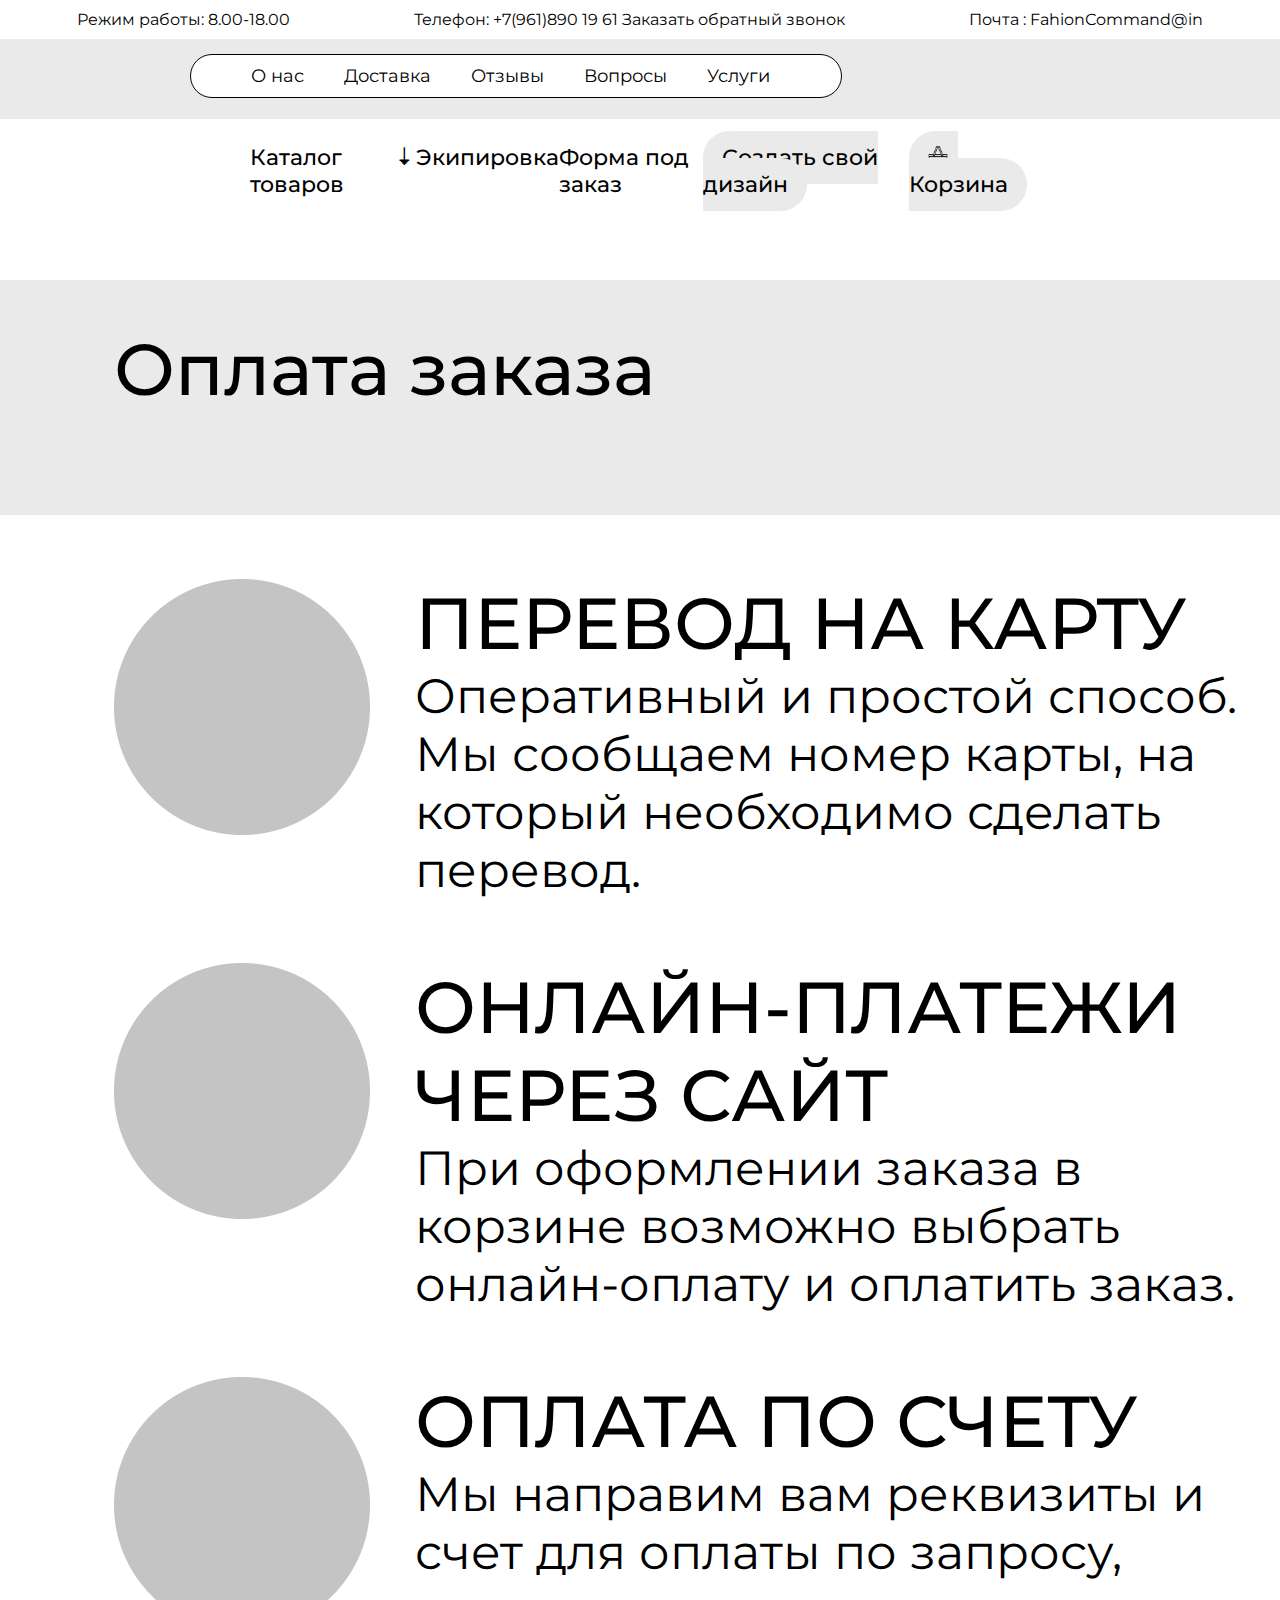
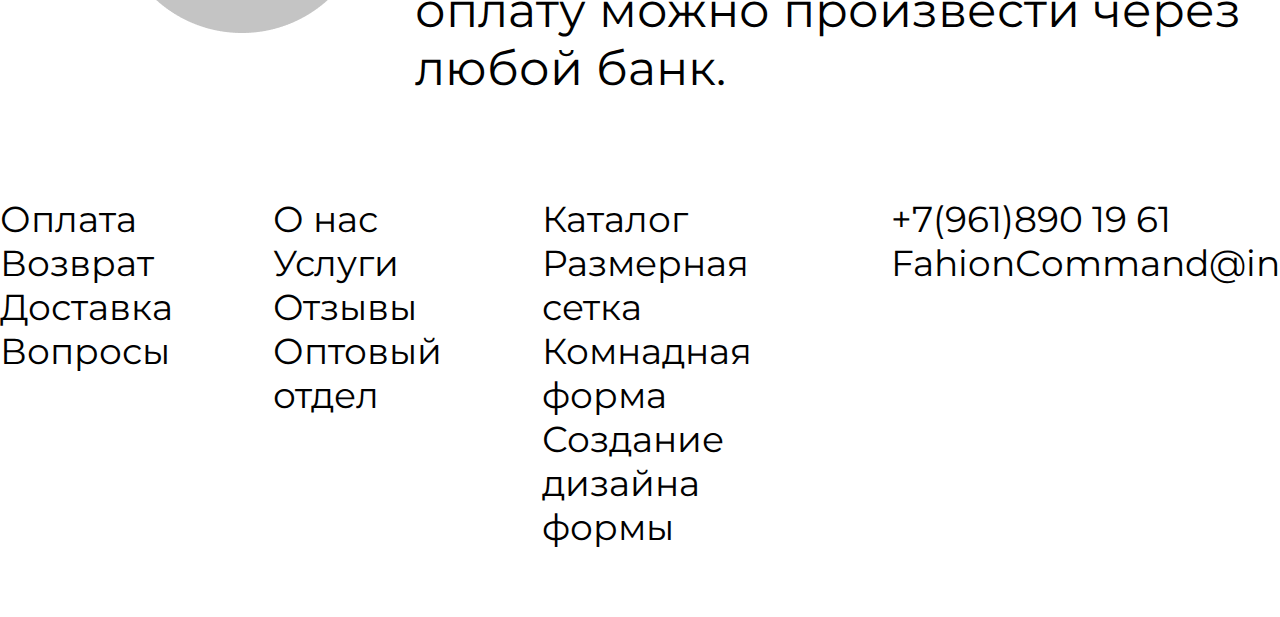
<file: payment/payment.html>
<!DOCTYPE html>
<html lang="ru">
<head>
    <meta charset="UTF-8">
    <meta name="viewport" content="width=device-width, initial-scale=1.0">
    <title>payment</title>
    <link rel="stylesheet" href="../assets/css/payment.css">
    <link rel="preconnect" href="https://fonts.googleapis.com">
    <link rel="preconnect" href="https://fonts.gstatic.com" crossorigin>
    <link href="https://fonts.googleapis.com/css2?family=Montserrat:ital,wght@0,100..900;1,100..900&display=swap" rel="stylesheet">
</head>
<body>
    <header class="header"></header>
    <div class="header__items">
        <p class="header__item">Режим работы: 8.00-18.00</p>
        <p class="header__item">Телефон: +7(961)890 19 61 Заказать обратный звонок</p>
        <p class="header__item">Почта : FahionСommand@in</p>
    </div>
    <div class="header__navigator">
        <nav class="header__navigator_info">
            <ul class="header__navigator_box">
                <li class="header__navigator_item"><a href="../about_us/about_us.html" style="color: #000;">О нас</a></li>
                <li class="header__navigator_item">Доставка</li>
                <li class="header__navigator_item"><a href="../reviews/reviews.html" style="color: #000;">Отзывы</a></li>
                <li class="header__navigator_item"><a href="../question/Question.html" style="color: black;">Вопросы</a></li>
                <li class="header__navigator_item">Услуги</li>
            </ul>
        </nav>
        <div class="header__navigator_text">
            <p>Язык сайта: EN/RU</p>
            <p class="header__navigator_title">+7(961)890 19 61</p>
        </div>
        <button class="header__btn-back" onclick="back()">Предыдущая страница</button>
    </div>
    <div class="header__meta">
        <ul class="header__meta_items">
            <li class="header__meta_item"><a href="../category/category.html" style="color: #000; display: flex; gap: 15px;">Каталог товаров <p>🠓</p></a></li>
            <li class="header__meta_item">Экипировка</li>
            <li class="header__meta_item">Форма под заказ</li>
            <li class="header__meta_item"><a href="#" class="header__meta_link">Создать свой дизайн</a></li>
            <li class="header__meta_item"><a href="../basket/basket.html" class="header__meta_link"><img class="header__meta_img" src="../assets/img/bascet.svg" alt="">Корзина</a></li>
        </ul>
    </div>
</header>
<section class="just-text">
    <div>Оплата заказа</div>
</section>
<section class="main">
    <div class="main__title">
        <div>
            <img src="./assets/img/you_photo.png" alt="">
        </div>
        <div class="main__box">
            <div class="main__text">ПЕРЕВОД НА КАРТУ</div>
            <p class="main__text">Оперативный и простой способ. Мы сообщаем номер карты, на который необходимо сделать перевод.</p>
        </div>
    </div>
    <div class="main__title">
        <div>
            <img src="./assets/img/you_photo.png" alt="">
        </div>
        <div class="main__box">
            <div class="main__text">ОНЛАЙН-ПЛАТЕЖИ ЧЕРЕЗ САЙТ</div>
            <p class="main__text">При оформлении заказа в корзине возможно выбрать онлайн-оплату и оплатить заказ.</p>
        </div>
    </div>
    <div class="main__title">
        <div>
            <img src="./assets/img/you_photo.png" alt="">
        </div>
        <div class="main__box">
            <div class="main__text">ОПЛАТА ПО СЧЕТУ</div>
            <p class="main__text">Мы направим вам реквизиты и счет для оплаты по запросу, оплату можно произвести через любой банк.</p>
        </div>
    </div>
</section>
<footer>
    <div class="footer__info">
        <ul class="">
            <li><a class="footer__link" href="#">Оплата</a></li>
            <li><a class="footer__link" href="#">Возврат</a></li>
            <li><a class="footer__link" href="#">Доставка</a></li>
            <li><a class="footer__link" href="#">Вопросы</a></li>
        </ul>
        <ul class="">
            <li><a class="footer__link" href="#">О нас</a></li>
            <li><a class="footer__link" href="#">Услуги</a></li>
            <li><a class="footer__link" href="#">Отзывы</a></li>
            <li><a class="footer__link" href="#">Оптовый отдел</a></li>
        </ul>
        <ul class="">
            <li><a class="footer__link" href="#">Каталог</a></li>
            <li><a class="footer__link" href="#">Размерная сетка</a></li>
            <li><a class="footer__link" href="#">Комнадная форма</a></li>
            <li><a class="footer__link" href="#">Создание дизайна формы </a></li>
        </ul>
        <ul class="">
            <li><a class="footer__link" href="#">+7(961)890 19 61</a></li>
            <li><a class="footer__link" href="#">FahionСommand@in</a></li>
            <li><a class="footer__link" href="#"></a></li>
        </ul>
    </div>
</footer>
<script src="../category/assets/JavaScript/script.js"></script>
</body>
</html>
</file>
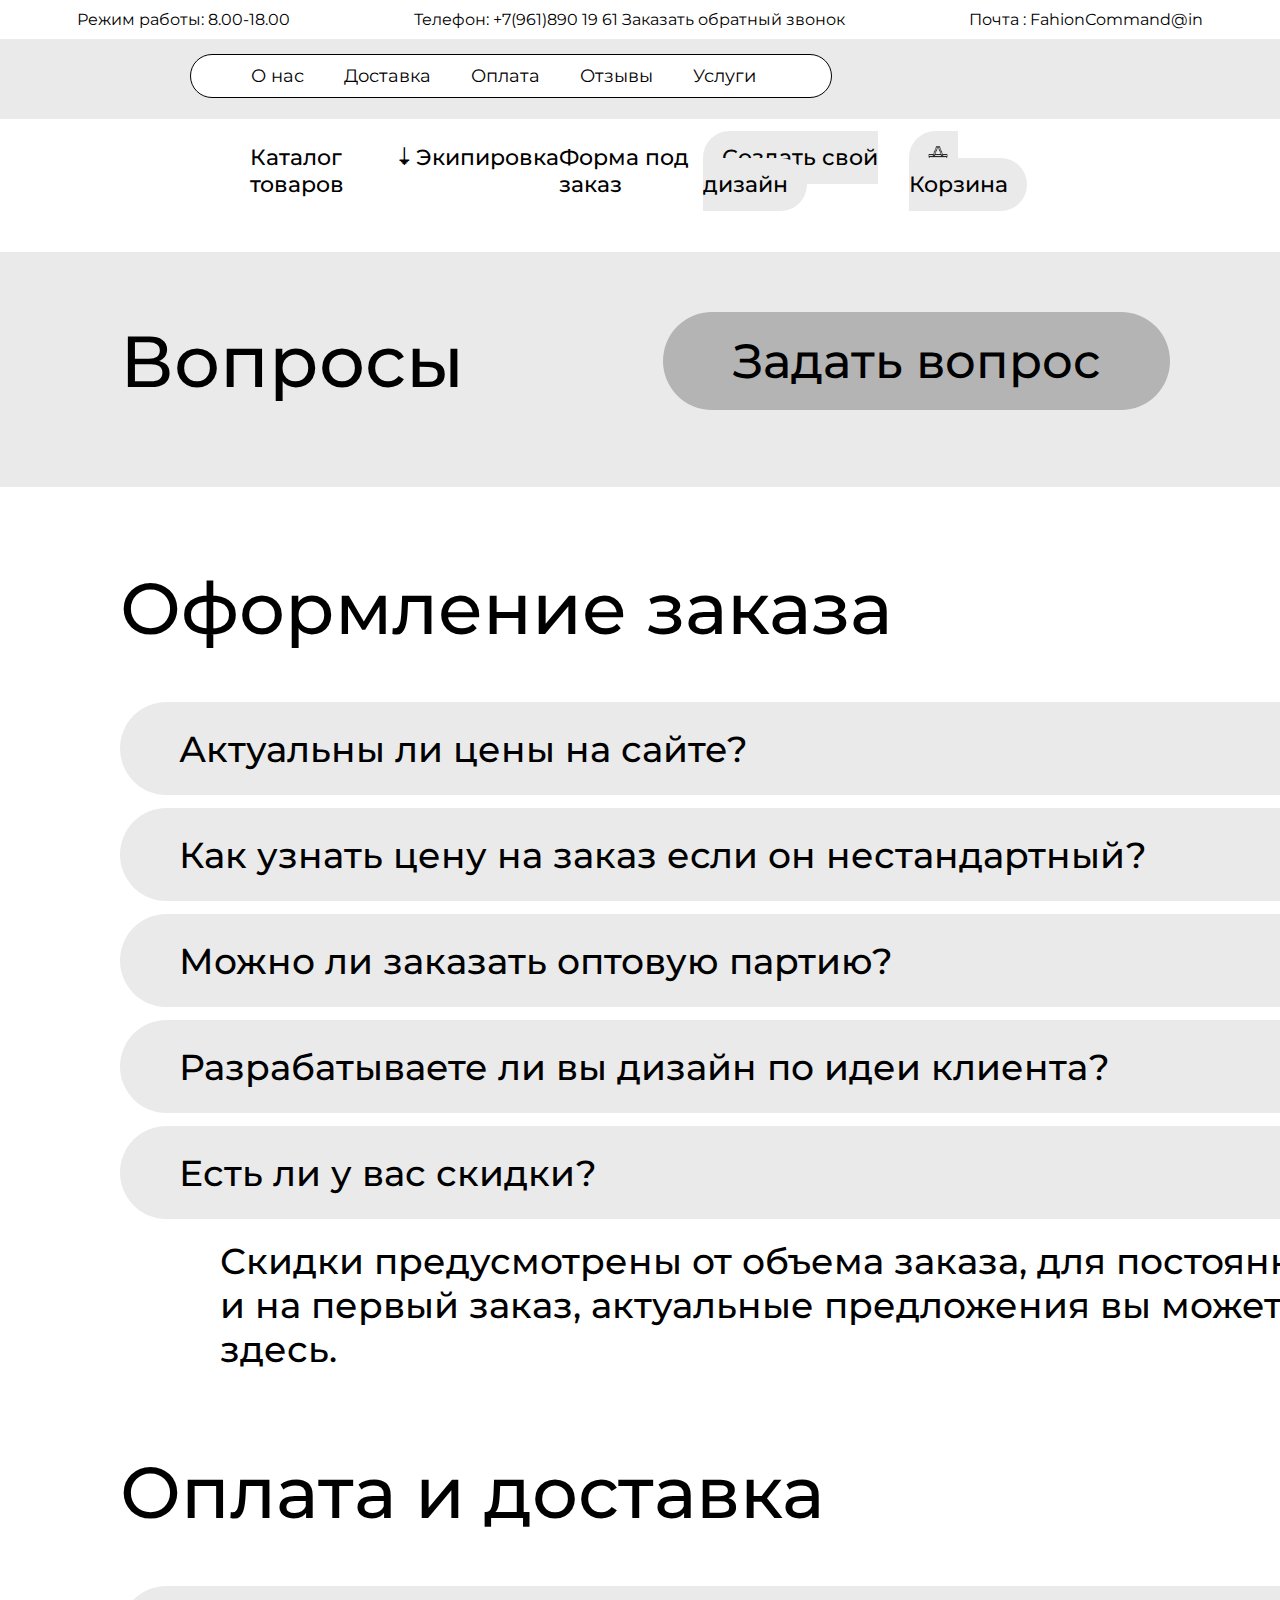
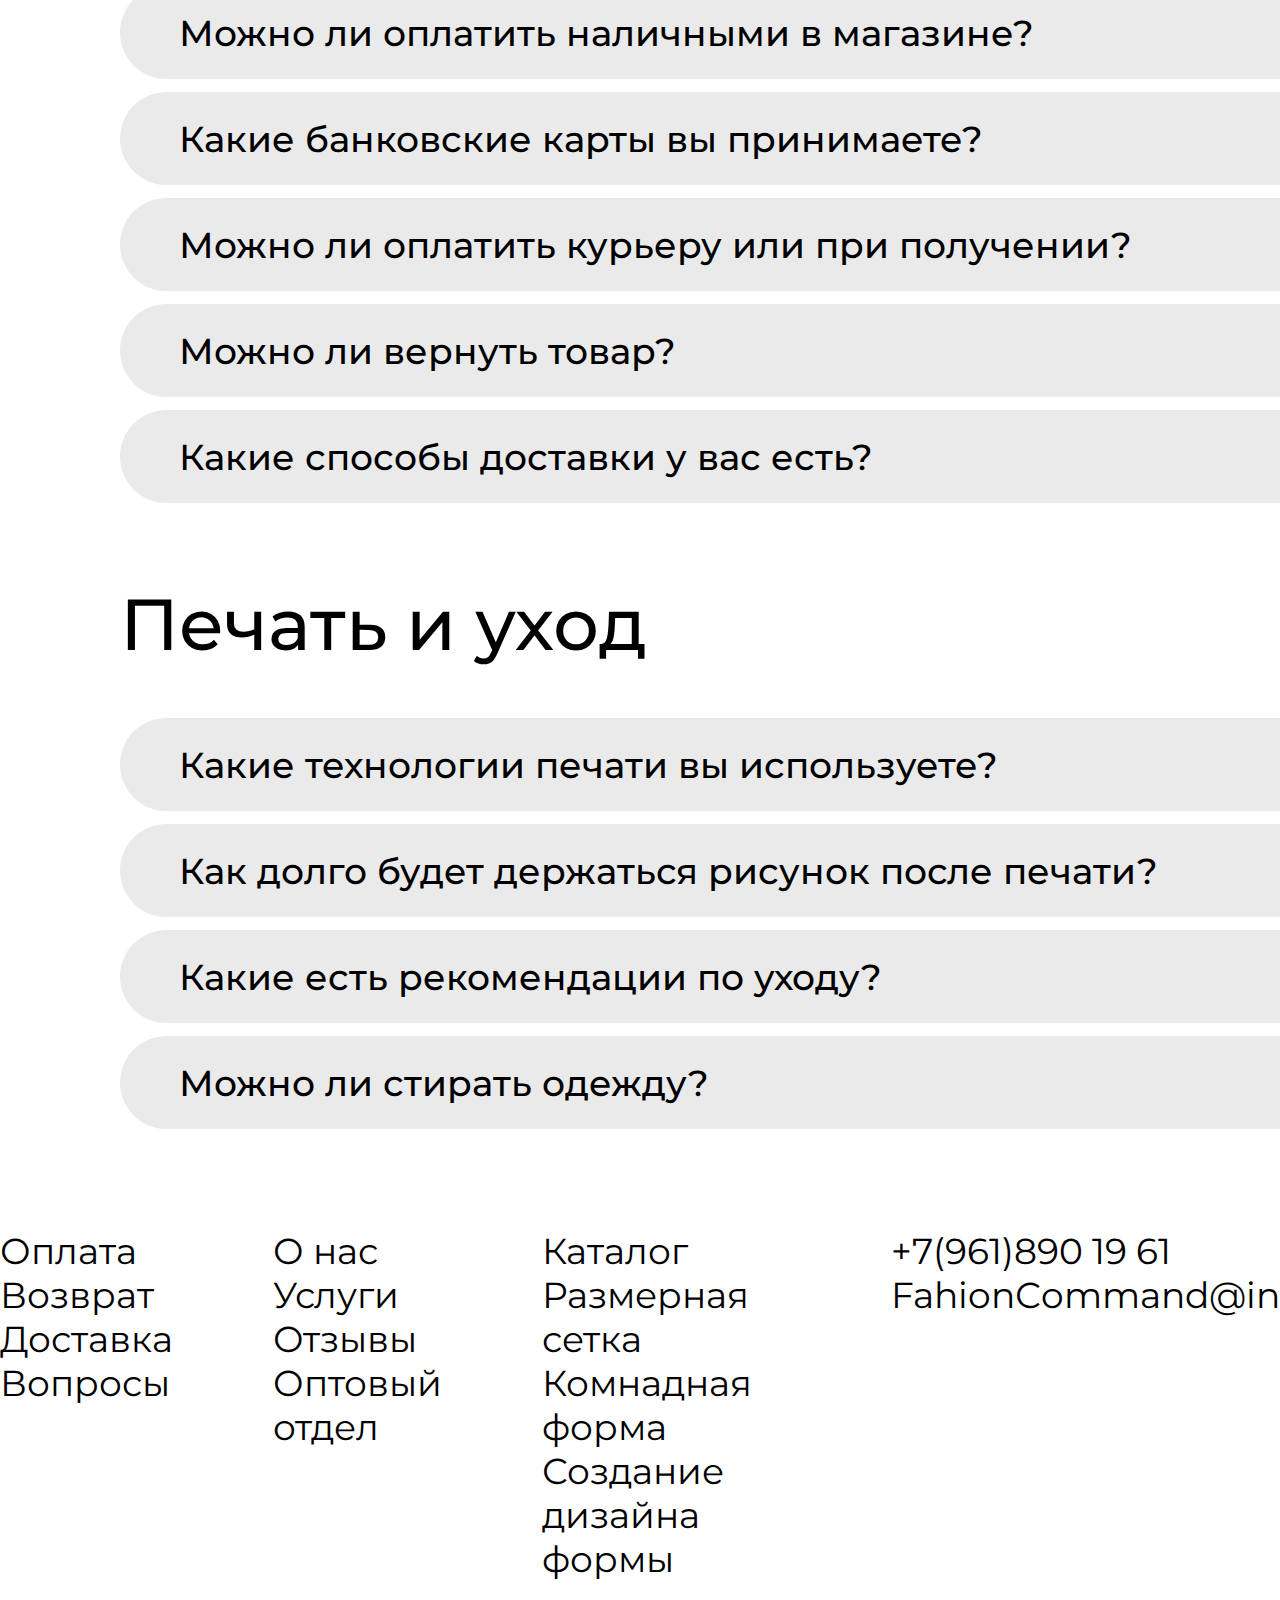
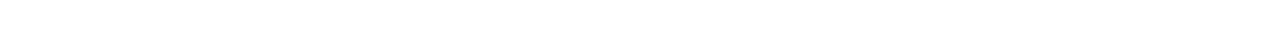
<file: question/Question.html>
<!DOCTYPE html>
<html lang="ru">
<head>
    <meta charset="UTF-8">
    <meta name="viewport" content="width=device-width, initial-scale=1.0">
    <title>Question</title>
    <link rel="stylesheet" href="../assets/css/Question.css">
    <link rel="preconnect" href="https://fonts.googleapis.com">
    <link rel="preconnect" href="https://fonts.gstatic.com" crossorigin>
    <link href="https://fonts.googleapis.com/css2?family=Montserrat:ital,wght@0,100..900;1,100..900&display=swap" rel="stylesheet">
</head>
<body>
    <header class="header">
        <div class="header__items">
            <p class="header__item">Режим работы: 8.00-18.00</p>
            <p class="header__item">Телефон: +7(961)890 19 61 Заказать обратный звонок</p>
            <p class="header__item">Почта : FahionСommand@in</p>
        </div>
        <div class="header__navigator">
            <nav class="header__navigator_info">
                <ul class="header__navigator_box">
                    <li class="header__navigator_item"><a href="../about_us/about_us.html" style="color: #000;">О нас</a></li>
                    <li class="header__navigator_item">Доставка</li>
                    <li class="header__navigator_item"><a href="../payment/payment.html" style="color: #000;">Оплата</a></li>
                    <li class="header__navigator_item"><a href="../reviews/reviews.html" style="color: #000;">Отзывы</a></li>
                    <li class="header__navigator_item">Услуги</li>
                </ul>
            </nav>
            <div class="header__navigator_text">
                <p>Язык сайта: EN/RU</p>
                <p class="header__navigator_title">+7(961)890 19 61</p>
            </div>
            <button class="header__btn-back" onclick="back()">Предыдущая страница</button>
        </div>
        <div class="header__meta">
            <ul class="header__meta_items">
                <li class="header__meta_item"><a href="../category/category.html" style="color: #000; display: flex; gap: 15px;">Каталог товаров <p>🠓</p></a></li>
                <li class="header__meta_item">Экипировка</li>
                <li class="header__meta_item">Форма под заказ</li>
                <li class="header__meta_item"><a href="#" class="header__meta_link">Создать свой дизайн</a></li>
                <li class="header__meta_item"><a href="../basket/basket.html" class="header__meta_link"><img class="header__meta_img" src="../assets/img/bascet.svg" alt="">Корзина</a></li>
            </ul>
        </div>
    </header>
    <section class="title" id="pop_up">
        <div class="title__box">
            <div>Вопросы</div>
            <button class="title__link" id="btn">Задать вопрос</button>
        </div>
    </section>
    <section class="form" id="form">
        <button id="btnClose" class="form__button">&#215;</button>
        <form class="form__form" >
            <div class="form__box">
                <div>Номер телефона:</div>
                <input class="form__text" type="text" id="fname" name="fname" placeholder="Виктор Андреев">
            </div>
            <div class="form__box">
                <div>Как вас зовут?</div>
                <input class="form__text" type="text" id="lname" name="lname" placeholder="+7(999)888-99-99">
            </div>
            <div class="form__box">
                <div>Адрес эл.почты:</div>
                <input class="form__text" type="text" id="fname" name="fname" placeholder="Victor@mail.ru">
            </div>
        </form>
        <form class="form__big-form">
            <div class="form__big-box">
                <div>Адрес эл.почты:</div>
                <input type="text" id="fname" name="fname" placeholder="Меня интересует..." class="form__big-text">
            </div>
        </form>
        <button class="form__btn">Отправить заявку</button>
    </section>
    <section class="question">
        <div class="question__title">Оформление заказа</div>
        <div class="question__box">
            <p>Актуальны ли цены на сайте?</p>
            <p><img src="./assets/img/Triangle.svg" alt=""></p>
        </div>
        <div class="question__box">
            <p>Как узнать цену на заказ если он нестандартный?</p>
            <p><img src="./assets/img/Triangle.svg" alt=""></p>
        </div>
        <div class="question__box">
            <p>Можно ли заказать оптовую партию?</p>
            <p><img src="./assets/img/Triangle.svg" alt=""></p>
        </div>
        <div class="question__box">
            <p>Разрабатываете ли вы дизайн по идеи клиента?</p>
            <p><img src="./assets/img/Triangle.svg" alt=""></p>
        </div>
        <div class="question__box">
            <p>Есть ли у вас скидки?</p>
            <p><img src="./assets/img/Triangle.svg" alt=""></p>
        </div>
        <div class="question__answer">Скидки предусмотрены от объема заказа, для постоянных клиентов и на первый заказ, актуальные предложения вы можете посмотреть здесь.</div>
        <div class="question__title">Оплата и доставка</div>
        <div class="question__box">
            <p>Можно ли оплатить наличными в магазине?</p>
            <p><img src="./assets/img/Triangle.svg" alt=""></p>
        </div>
        <div class="question__box">
            <p>Какие банковские карты вы принимаете?</p>
            <p><img src="./assets/img/Triangle.svg" alt=""></p>
        </div>
        <div class="question__box">
            <p>Можно ли оплатить курьеру или при получении? </p>
            <p><img src="./assets/img/Triangle.svg" alt=""></p>
        </div>
        <div class="question__box">
            <p>Можно ли вернуть товар?</p>
            <p><img src="./assets/img/Triangle.svg" alt=""></p>
        </div>
        <div class="question__box">
            <p>Какие способы доставки у вас есть?</p>
            <p><img src="./assets/img/Triangle.svg" alt=""></p>
        </div>
        <div class="question__title">Печать и уход</div>
        <div class="question__box">
            <p>Какие технологии печати вы используете?</p>
            <p><img src="./assets/img/Triangle.svg" alt=""></p>
        </div>
        <div class="question__box">
            <p>Как долго будет держаться рисунок после печати?</p>
            <p><img src="./assets/img/Triangle.svg" alt=""></p>
        </div>
        <div class="question__box">
            <p>Какие есть рекомендации по уходу?</p>
            <p><img src="./assets/img/Triangle.svg" alt=""></p>
        </div>
        <div class="question__box">
            <p>Можно ли стирать одежду?</p>
            <p><img src="./assets/img/Triangle.svg" alt=""></p>
        </div>
    </section>
    <footer>
        <div class="footer__info">
            <ul class="">
                <li><a class="footer__link" href="#">Оплата</a></li>
                <li><a class="footer__link" href="#">Возврат</a></li>
                <li><a class="footer__link" href="#">Доставка</a></li>
                <li><a class="footer__link" href="#">Вопросы</a></li>
            </ul>
            <ul class="">
                <li><a class="footer__link" href="#">О нас</a></li>
                <li><a class="footer__link" href="#">Услуги</a></li>
                <li><a class="footer__link" href="#">Отзывы</a></li>
                <li><a class="footer__link" href="#">Оптовый отдел</a></li>
            </ul>
            <ul class="">
                <li><a class="footer__link" href="#">Каталог</a></li>
                <li><a class="footer__link" href="#">Размерная сетка</a></li>
                <li><a class="footer__link" href="#">Комнадная форма</a></li>
                <li><a class="footer__link" href="#">Создание дизайна формы </a></li>
            </ul>
            <ul class="">
                <li><a class="footer__link" href="#">+7(961)890 19 61</a></li>
                <li><a class="footer__link" href="#">FahionСommand@in</a></li>
                <li><a class="footer__link" href="#"></a></li>
            </ul>
        </div>
    </footer>
    <script src="./assets/Js/question.js"></script>
</body>
</html>
</file>
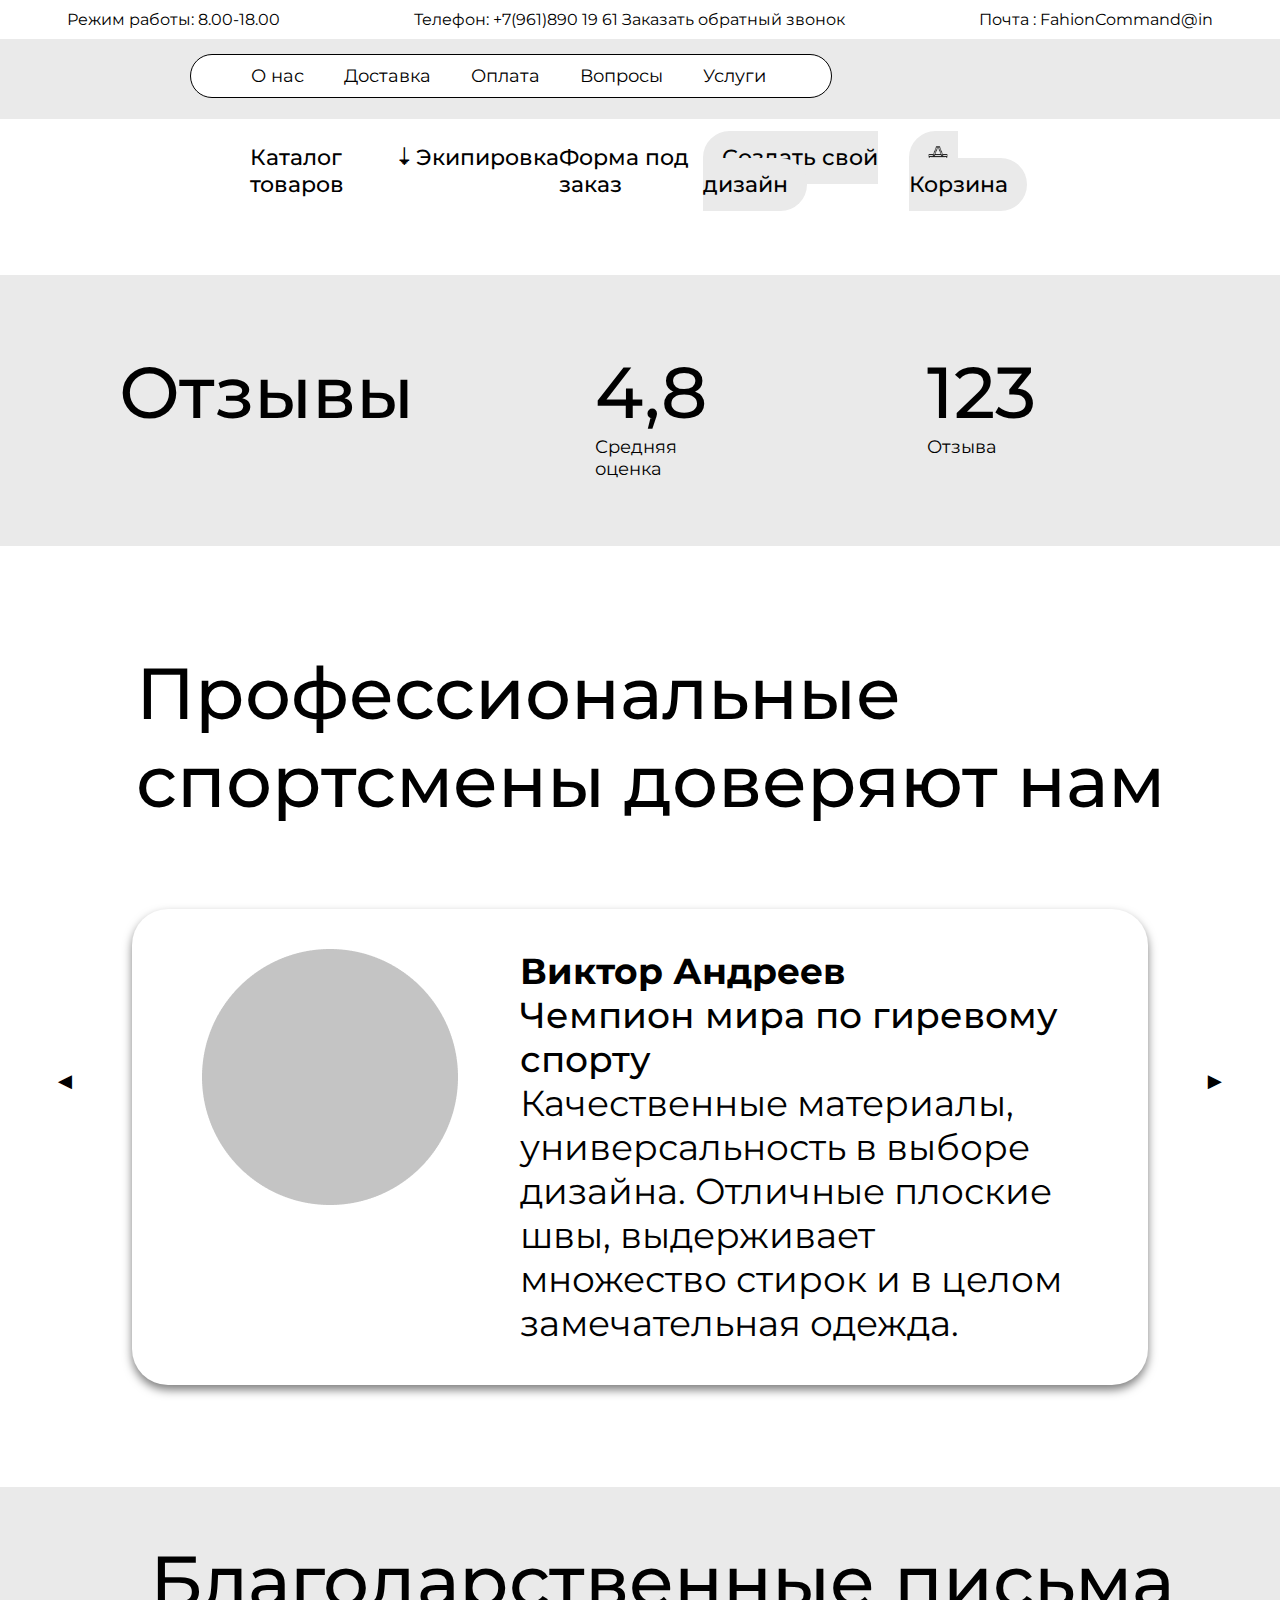
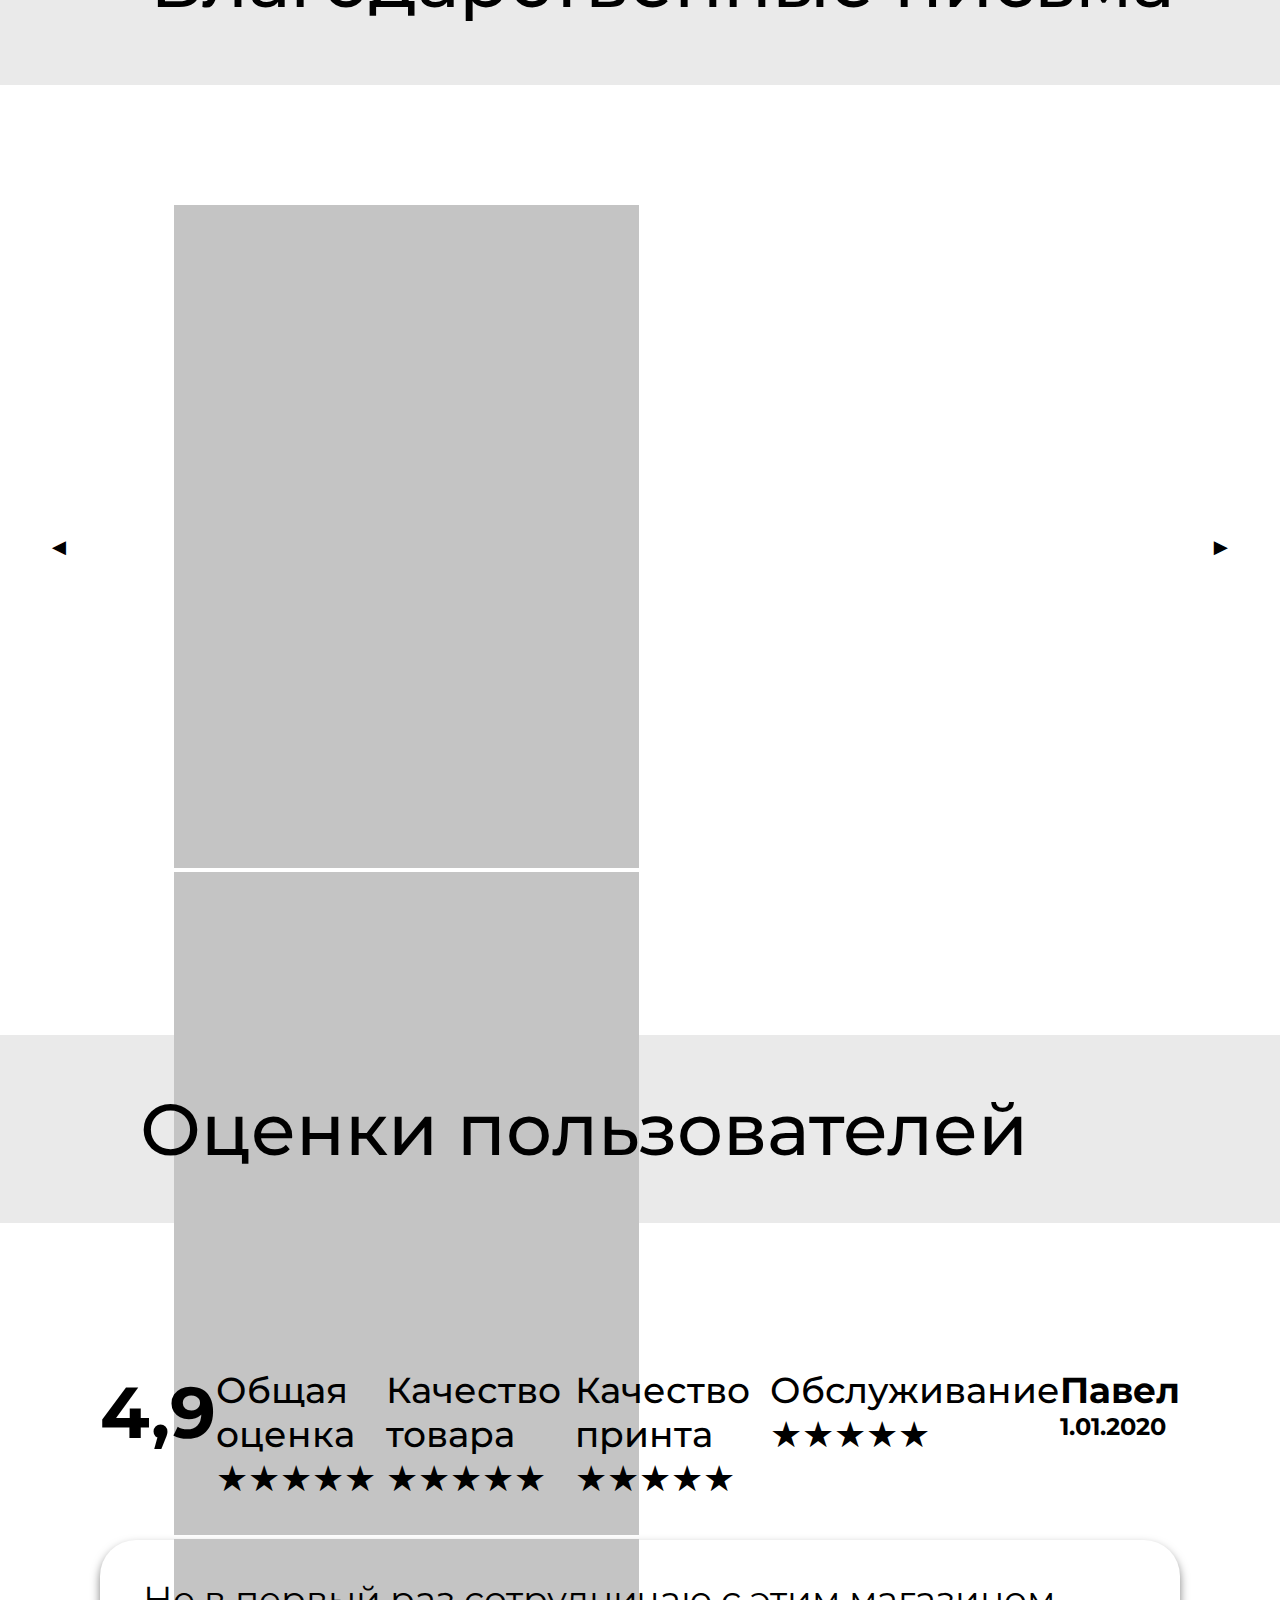
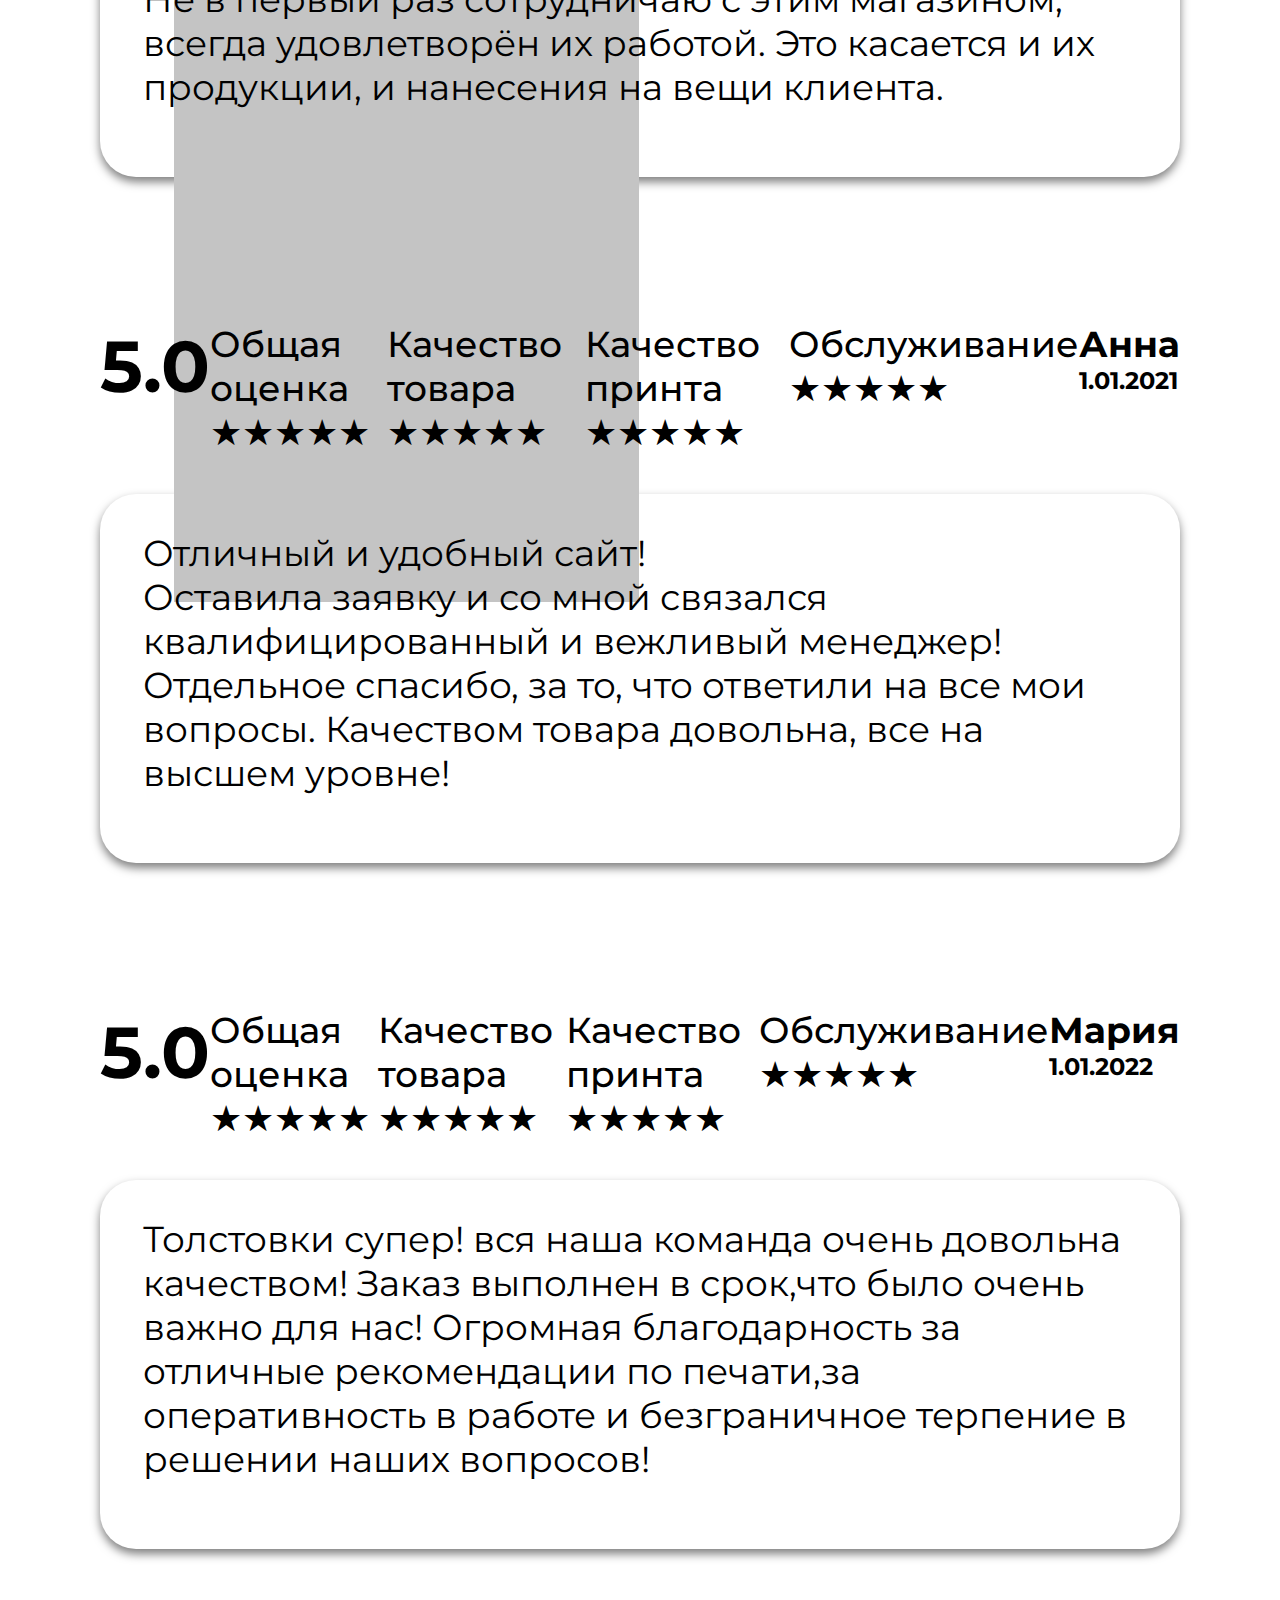
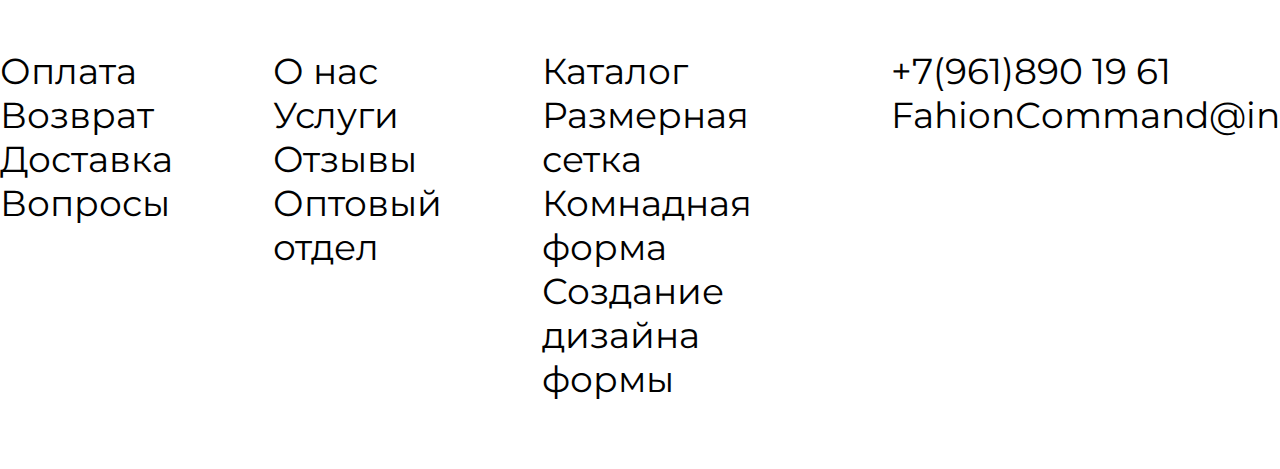
<file: reviews/reviews.html>
<!DOCTYPE html>
<html lang="ru">
<head>
    <meta charset="UTF-8">
    <meta name="viewport" content="width=device-width, initial-scale=1.0">
    <title>Reviews</title>
    <link rel="stylesheet" href="../assets/css/reviews.css">
    <link rel="preconnect" href="https://fonts.googleapis.com">
    <link rel="preconnect" href="https://fonts.gstatic.com" crossorigin>
    <link href="https://fonts.googleapis.com/css2?family=Montserrat:ital,wght@0,100..900;1,100..900&display=swap" rel="stylesheet">
</head>
<body>
    <header class="header">
        <div class="header__items">
            <p class="header__item">Режим работы: 8.00-18.00</p>
            <p class="header__item">Телефон: +7(961)890 19 61 Заказать обратный звонок</p>
            <p class="header__item">Почта : FahionСommand@in</p>
        </div>
        <div class="header__navigator">
            <nav class="header__navigator_info">
                <ul class="header__navigator_box">
                    <li class="header__navigator_item"><a href="../about_us/about_us.html" style="color: #000;">О нас</a></li>
                    <li class="header__navigator_item">Доставка</li>
                    <li class="header__navigator_item"><a href="../payment/payment.html" style="color: #000;">Оплата</a></li>
                    <li class="header__navigator_item"><a href="../question/Question.html" style="color: black;">Вопросы</a></li>
                    <li class="header__navigator_item">Услуги</li>
                </ul>
            </nav>
            <div class="header__navigator_text">
                <p>Язык сайта: EN/RU</p>
                <p class="header__navigator_title">+7(961)890 19 61</p>
            </div>
            <button class="header__btn-back" onclick="back()">Предыдущая страница</button>
        </div>
        <div class="header__meta">
            <ul class="header__meta_items">
                <li class="header__meta_item"><a href="../category/category.html" style="color: #000; display: flex; gap: 15px;">Каталог товаров <p>🠓</p></a></li>
                <li class="header__meta_item">Экипировка</li>
                <li class="header__meta_item">Форма под заказ</li>
                <li class="header__meta_item"><a href="#" class="header__meta_link">Создать свой дизайн</a></li>
                <li class="header__meta_item"><a href="../basket/basket.html" class="header__meta_link"><img class="header__meta_img" src="../assets/img/bascet.svg" alt="">Корзина</a></li>
            </ul>
        </div>
    </header>
    <section class="reviews">
        <div class="reviews__title">Отзывы</div>
            <div class="reviews__block">
                <div class="reviews__box">
                    <p class="reviews__title">4,8</p>
                    <p class="reviews__text">Средняя оценка</p>
                </div>
                <div class="reviews__box">
                    <p class="reviews__title">123</p>
                    <p class="reviews__text">Отзыва</p>
                </div>
            </div>
    </section>
    <section class="main">
        <div class="main__title">Профессиональные спортсмены доверяют нам</div>
        <div class="main__block">
            <div class="main__symbol">◀</div>
            <div  class="main__box">
                <div><img src="./assets/img/you_photo.png" alt=""></div>
                <div class="main__box-text">
                    <p class="main__box-text-big">Виктор Андреев</p>
                    <p class="main__box-text-medium">Чемпион мира по гиревому спорту</p>
                    <p>Качественные материалы, универсальность в выборе дизайна. Отличные плоские швы, выдерживает множество стирок и в целом замечательная одежда.</p>
                </div>
            </div>
            <div class="main__symbol">▶</div>
        </div>
    </section>
    <section class="letter">
        <div class="letter__title">Благодарственные письма</div>
        <div class="letter__block">
            <div class="letter__symbol">◀</div>
                <div class="letter__box">
                    <img class="letter__img" src="./assets/img/you_foto.png" alt="">
                    <img class="letter__img" src="./assets/img/you_foto.png" alt="">
                    <img class="letter__img" src="./assets/img/you_foto.png" alt="">
                </div>
            <div class="letter__symbol">▶</div>
        </div>
    </section>
    <section class="user">
        <div>Оценки пользователей</div>
    </section>
    <section class="user__reviews">
        <div>
            <div class="user__reviews-block">
                <div class="user__reviews-reting">4,9</div>
                <div>
                    <p>Общая оценка</p>
                    <p>★★★★★</p>
                </div>
                <div>
                    <p>Качество товара</p>
                    <p>★★★★★</p>
                </div>
                <div>
                    <p>Качество принта</p>
                    <p>★★★★★</p>
                </div>
                <div>
                    <p>Обслуживание</p>
                    <p>★★★★★</p>
                </div>
                <div>
                    <p class="user__reviews-title">Павел</p>
                    <p class="user__reviews-text">1.01.2020</p>
                </div>
            </div>
            <div class="user__reviews-box">Не в первый раз сотрудничаю с этим магазином, всегда удовлетворён их работой. Это касается и их продукции, и нанесения на вещи клиента.</div>
        </div>
        <div>
            <div class="user__reviews-block">
                <div class="user__reviews-reting">5.0</div>
                <div>
                    <p>Общая оценка</p>
                    <p>★★★★★</p>
                </div>
                <div>
                    <p>Качество товара</p>
                    <p>★★★★★</p>
                </div>
                <div>
                    <p>Качество принта</p>
                    <p>★★★★★</p>
                </div>
                <div>
                    <p>Обслуживание</p>
                    <p>★★★★★</p>
                </div>
                <div>
                    <p class="user__reviews-title">Анна</p>
                    <p class="user__reviews-text">1.01.2021</p>
                </div>
            </div>
            <div class="user__reviews-box">Отличный и удобный сайт!<br>Оставила заявку и со мной связался квалифицированный и вежливый менеджер! Отдельное спасибо, за то, что ответили на все мои вопросы. Качеством товара довольна, все на высшем уровне!</div>
        </div>
        <div>
            <div class="user__reviews-block">
                <div class="user__reviews-reting">5.0</div>
                <div>
                    <p>Общая оценка</p>
                    <p>★★★★★</p>
                </div>
                <div>
                    <p>Качество товара</p>
                    <p>★★★★★</p>
                </div>
                <div>
                    <p>Качество принта</p>
                    <p>★★★★★</p>
                </div>
                <div>
                    <p>Обслуживание</p>
                    <p>★★★★★</p>
                </div>
                <div>
                    <p class="user__reviews-title">Мария</p>
                    <p class="user__reviews-text">1.01.2022</p>
                </div>
            </div>
            <div class="user__reviews-box">Толстовки супер! вся наша команда очень довольна качеством! Заказ выполнен в срок,что было очень важно для нас! Огромная благодарность за отличные рекомендации по печати,за оперативность в работе и безграничное терпение в решении наших вопросов!</div>
        </div>
    </section>
    <footer>
        <div class="footer__info">
            <ul class="">
                <li><a class="footer__link" href="#">Оплата</a></li>
                <li><a class="footer__link" href="#">Возврат</a></li>
                <li><a class="footer__link" href="#">Доставка</a></li>
                <li><a class="footer__link" href="#">Вопросы</a></li>
            </ul>
            <ul class="">
                <li><a class="footer__link" href="#">О нас</a></li>
                <li><a class="footer__link" href="#">Услуги</a></li>
                <li><a class="footer__link" href="#">Отзывы</a></li>
                <li><a class="footer__link" href="#">Оптовый отдел</a></li>
            </ul>
            <ul class="">
                <li><a class="footer__link" href="#">Каталог</a></li>
                <li><a class="footer__link" href="#">Размерная сетка</a></li>
                <li><a class="footer__link" href="#">Комнадная форма</a></li>
                <li><a class="footer__link" href="#">Создание дизайна формы </a></li>
            </ul>
            <ul class="">
                <li><a class="footer__link" href="#">+7(961)890 19 61</a></li>
                <li><a class="footer__link" href="#">FahionСommand@in</a></li>
                <li><a class="footer__link" href="#"></a></li>
            </ul>
        </div>
        <script src="../category/assets/JavaScript/script.js"></script>
    </footer>
</body>
</html>
</file>
<file: style.css>
* {
  margin: 0;
  padding: 0;
  font-family: montserrat;
}

li {
  list-style-type: none;
}

a {
  text-decoration: none;
}
.burger-checkbox {
  position: absolute;
  visibility: hidden;
}
.burger {
  position: relative;
  z-index: 1;
  cursor: pointer;
  display: block;
  position: relative;
  border: none;
  background: transparent;
  width: 40px;
  height: 26px;
}
.burger::before,
.burger::after {
  content: '';
  left: 0;
  position: absolute;
  display: block;
  width: 100%;
  height: 4px;
  border-radius: 10px;
  background: #000;
}
.burger::before {
  top: 0;
  box-shadow: 0 11px 0 #000;
  transition: box-shadow .3s .15s, top .3s .15s, transform .3s;
}
.burger::after {
  bottom: 0;
  transition: bottom .3s .15s, transform .3s;
}
.burger-checkbox:checked + .burger::before {
  top: 11px;
  transform: rotate(45deg);
  box-shadow: 0 6px 0 rgba(0,0,0,0);
  transition: box-shadow .15s, top .3s, transform .3s .15s;
}
.burger-checkbox:checked + .burger::after {
  bottom: 11px;
  transform: rotate(-45deg);
  transition: bottom .3s, transform .3s .15s;
}
.menu-list {
  top: 0;
  left: 0;
  position: absolute;
  display: grid;
  gap: 12px;
  padding: 42px 0;
  margin: 0;
  background: #EAEAEA;
  list-style-type: none;
  transform: translateX(-100%);
  transition: .3s;
  width: 200px;
}
.menu-item {
  display: block;
  padding: 8px;
  color: white;
  font-size: 18px;
  text-align: center;
  text-decoration: none;
}
.menu-item:hover {
  background: rgba(255,255,255,.2)
}
.burger-checkbox:checked ~ .menu-list {
  transform: translateX(0);
}
.header__items {
  display: flex;
  justify-content: space-between;
  padding: 10px 77px;
}
.header__navigator {
  height: 80px;
  display: flex;
  background-color: #EAEAEA;
}
.header__computer{
  @media (max-width:376px) {
      display: none;
  }
}
.header__meta_item p{
  transform: translateY(0px);
  transition: all 0.3s ease;
}
.header__meta_item:hover p{
  transform: translateY(8px);

}
.menu{
  display: none;
  @media (max-width:376px) {
    display: block;
    margin: 20px 0 0 300px;
  }
}
.header__navigator_box {
  background-color: #fff;
  padding: 0 60px;
  width: 650px;
  border-radius: 60px;
  display: flex;
  gap: 40px;
  border: 1px solid black;
  margin: 15px 0 0 190px;
}
.header__navigator_item {
  padding: 10px 0px;
  font-size: 18px;
  font-weight: 400;
}
.header__navigator_text {
  margin: 15px 0 0 500px;
  align-items: flex-end;
}
.header__navigator_title {
  font-size: 22px;
}
.header__meta {
  margin-top: 25px;
}
.header__meta_items {
  background-color: #fff;
  padding: 0 200px;
  border-radius: 60px;
  display: flex;
  justify-content: space-between;
  margin: 0 50px;
}

.header__meta_item {
  font-weight: 500;
  font-size: 22px;
}
.header__meta_link {
  color: black;
  padding: 13px 19px;
  background-color: #EAEAEA;
  border-radius: 60px;
}
.header__meta_img {
  width: 20px;
  margin-right: 10px;
}

.product__wrap {
  display: flex;
  margin: 0 0 0 80px;
  margin-bottom: 30px;
  @media (max-width:376px) {
    margin-left: 5px;
    display: flex;
    flex-direction: column;
  }
}
.product__box {
  margin: 0 0 0 39px;
  box-shadow: 0px 5px 10px 0px rgba(0, 0, 0, 0.5);
  max-width: 544px;
  border-radius: 36px;
  @media (max-width:376px) {
    height: 450px;
    width: 300px;
    max-width: 375px;
    margin-bottom: 30px;
  }
}
.product__box-box{
  @media (max-width:376px) {
    height: 520px;
  }
}
.product__title {
  font-size: 72px;
  font-weight: 500;
  margin: 72px 0 120px 128px;
  @media (max-width:376px) {
    font-size: 50px;
    margin-left: 50px;
  }

}
.product__box-text {
  padding: 54px 272px 32px 54px;
  font-size: 28px;
  @media (max-width:376px) {
    font-size: 18px;
  }
}
.product__box-img {
  padding: 0 44px 0 24px;
  @media (max-width:376px) {
    height: 250px;
    width: 250px;
  }
}

.product__box-title {
  font-size: 68px;
  font-weight: 400;
  @media (max-width:376px) {
    font-size: 36px;
  }
}
.product__box-img_boots{
  padding: 130px 0 0 0;
  @media (max-width:376px) {
   padding: 0 0 0 20px;
  }
}
.product__order {
  margin-right: 83px;
  margin-left: 122px;
  display: flex;
  box-shadow: 0px 5px 10px 0px rgba(0, 0, 0, 0.5);
  border-radius: 36px;
  @media (max-width:376px) {
    display: none;
  }
}
.product__order-text {
  max-width: 1126px;
  font-weight: 400;
  font-size: 24px;
  margin-bottom: 35px;
}
.product__order-title {
  font-size: 48px;
  font-weight: 700;
  margin-bottom: 15px;
}
.product__order-list {
  font-weight: 400;
  font-size: 32px;
  list-style-type: unset;
  margin-left: 28px;
}
.product__order-btn {
  width: 440px;
  border-radius: 82px;
  height: 89px;
  background-color: #F2F2F2;
  color: #000;
  border: 0;
  font-size: 36px;
  font-weight: 400;
  margin-top: 46px;
  box-shadow: 0px 5px 10px 0px rgba(0, 0, 0, 0.5);
}
.product__order-box {
  padding: 70px 0 70px 132px;
}

.popular {
  background-color: #EAEAEA;
  margin-top: 95px;
  height: 1165px;
  @media (max-width:376px) {
    height: 2400px;
  }
}
.popular__items {
  display: flex;
  margin: 93px 104px 125px;
  @media (max-width:376px) {
    display: flex;
    flex-direction: column;
  }
}
.popular__block{
  margin-left: -100px;
  @media (max-width:376px) {
   margin-left: 0; 
   margin-top: 50px;
  }
}
.popular__img {
  display: flex;
  justify-content: center;
  margin-left: 100px;
  @media (max-width:376px) {
    margin-left: 70px;
  }
}
.popular__img-item {
  box-shadow: 0px 5px 10px 0px rgba(0, 0, 0, 0.5);
  border-radius: 36px;
  margin-right: 80px;
  @media (max-width:376px) {
    height: 350px;
    width: 300px;
    padding: 20px;
    background-color: #fff;
  }
}
.popular__title {
  padding: 90px 0 0 60px;
  @media (max-width:376px) {
    font-size: 40px;
    padding: 90px 0 0 0px;
    
  }
}
.popular__text-box {
  font-size: 36px;
  font-weight: 400;

}
.popular__btn {
  margin-top: 16px;
  font-size: 36px;
  font-weight: 400;
  border: 0;
  height: 57px;
  width: 250px;
  border-radius: 36px;
  box-shadow: 0px 5px 10px 0px rgba(0, 0, 0, 0.5);
}
.popular__text {
  margin-left: 120px;
  margin-top: 24px;
  @media (max-width:376px) {
   margin-left: -65px; 
  }
}

.review__text {
  font-size: 30px;
  font-weight: 400;
  max-width: 463px;
  margin-top: 31px;
  @media (max-width:376px) {
    font-size: 18px;

  }
}
.review__text-box {
  font-weight: 500;
}
.review__block {
  box-shadow: 0px 5px 10px 0px rgba(0, 0, 0, 0.5);
  width: 540px;
  height: 280px;
  border-radius: 36px;
  margin-right: 33px;
  @media (max-width:376px) {
    margin-left: -85px;
    margin-top: 50px;
    width: 310px;
    height: 300px;
  }
}
.review__box {
  padding: 32px 48px;

}
.review__conta {
  display: flex;
  margin-left: 120px;
  @media (max-width:376px) {
   display: flex;
   flex-direction: column; 
   
  }
}
.review__wrap-two {
  margin-top: 35px;
}
.review__block-box{
  @media (max-width:376px) {
    margin-bottom: 50px;  
  }
}
.footer__info {
  display: flex;
  justify-content: center;
  gap: 100px;
  font-weight: 400;
  font-size: 36px;
  margin-top: 100px;
  margin-bottom: 68px;
  @media (max-width:376px) {
    display: none; 
   }
}
.footer__link {
  color: #000;
}
</file>
<file: about_us/assets/css/about_us.css>
* {
  margin: 0;
  padding: 0;
  font-family: montserrat;
}

li {
  list-style-type: none;
}

a {
  text-decoration: none;
}

.header__items {
  display: flex;
  justify-content: space-between;
  padding: 10px 77px;
}
.header__navigator {
  height: 80px;
  display: flex;
  background-color: #EAEAEA;
}
.header__navigator_box {
  background-color: #fff;
  padding: 0 60px;
  width: 550px;
  border-radius: 60px;
  display: flex;
  gap: 40px;
  border: 1px solid black;
  margin: 15px 0 0 190px;
}
.header__navigator_item {
  padding: 10px 0px;
  font-size: 18px;
  font-weight: 400;
}
.header__navigator_text {
  margin: 15px 0 0 500px;
  align-items: flex-end;
}
.header__navigator_title {
  font-size: 22px;
}
.header__meta {
  margin-top: 25px;
}
.header__meta_items {
  background-color: #fff;
  padding: 0 200px;
  border-radius: 60px;
  display: flex;
  justify-content: space-between;
  margin: 0 50px;
}
.header__meta_item {
  font-weight: 500;
  font-size: 22px;
}
.header__meta_link {
  color: black;
  padding: 13px 19px;
  background-color: #EAEAEA;
  border-radius: 60px;
}
.header__meta_img {
  width: 20px;
  margin-right: 10px;
}

.title {
  height: 235px;
  background-color: #EAEAEA;
  margin-top: 72px;
}
.title div {
  padding: 73px 119px;
  font-size: 72px;
  font-weight: 500;
}
.header__btn-back {
  margin-left: 20px;
  height: 50px;
  margin-top: 10px;
  font-size: 18px;
  border-radius: 36px;
  width: 200px;
}
.info {
  display: flex;
}
.info__text {
  padding: 72px 0 112px 115px;
  max-width: 996px;
  font-weight: 500;
  font-size: 40px;
}
.info__text-title {
  font-size: 48px;
  margin-bottom: 18px;
  font-weight: 700;
}
.info__text div:first-child {
  margin-bottom: 18px;
}
.info img {
  padding: 43px 214px 77px 93px;
}

.uniqueness {
  height: 900px;
  background-color: #EAEAEA;
  padding: 112px 0 181px 124px;
}
.uniqueness__block div:first-child {
  padding: 0 0 58px 0;
  font-size: 72px;
  font-weight: 500;
}
.uniqueness__box {
  display: flex;
  font-size: 40px;
  font-weight: 500;
  max-width: 1193px;
  margin-top: 42px;
}
.uniqueness__box div {
  margin-left: 71px;
}

.example {
  height: 1162px;
}
.example__title {
  font-size: 72px;
  font-weight: 500;
  padding: 145px 0 0 124px;
}
.example__box {
  padding: 89px 154px 0 192px;
}
.example__img {
  height: 602px;
  width: 499px;
}

.location__block {
  padding: 0 115px 50px 143px;
  display: flex;
}
.location__box {
  font-size: 72px;
  font-weight: 500;
  margin-right: 67px;
}
.location__box div:last-child {
  font-size: 40px;
  margin-top: 38px;
}

.footer__info {
  display: flex;
  justify-content: center;
  gap: 100px;
  font-weight: 400;
  font-size: 36px;
  margin-top: 100px;
  margin-bottom: 68px;
}
.footer__link {
  color: #000;
}
</file>
<file: basket/assets/css/backet.css>
* {
  margin: 0;
  padding: 0;
  font-family: Montserrat;
}

a {
  text-decoration: none;
}

li {
  list-style: none;
}

.backet {
  margin: 90px 0 70px 156px;
}
.backet__block {
  display: flex;
}
.backet__wrap {
  margin-left: 62px;
  font-size: 48px;
}
.backet__btn {
  margin-top: 103px;
  max-width: 1100px;
  justify-content: space-evenly;
}
.backet__btn-white {
  border: 0;
  font-weight: 200;
  background-color: #fff;
  font-size: 24px;
  margin-top: 132px;
}
.backet__btn-black {
  padding: 20px 48px;
  color: black;
  font-size: 36px;
  font-weight: 400;
  border-radius: 36px;
  background-color: #fff;
  border: 0;
  box-shadow: 0px 5px 10px 0px rgba(0, 0, 0, 0.5);
  margin-top: 279px;
  position: absolute;
}
.backet__main-title {
  margin-bottom: 72px;
  font-weight: 500;
  font-size: 72px;
}
.backet__box {
  margin-left: 61px;
  font-size: 48px;
}
.backet__box-text {
  font-weight: 200;
}
.backet__box-black {
  font-weight: 400;
}
.backet__block-title {
  font-size: 48px;
  font-weight: 400;
  margin-left: 100px;
}
.backet__block-text {
  margin-left: 100px;
  font-size: 48px;
  font-weight: 200;
}
.backet__wrap {
  margin-left: 235px;
}
.backet__btn-back {
  height: 50px;
  font-size: 18px;
  border-radius: 36px;
  width: 200px;
  position: absolute;
  background-color: #EAEAEA;
  top: 120px;
  right: 250px;
}

.interes {
  background-color: #EAEAEA;
  height: 1000px;
}
.interes__title {
  padding: 90px 0 0 156px;
  font-size: 72px;
  font-weight: 500;
}
.interes__items {
  display: flex;
  margin: 93px 104px 125px;
}
.interes__img {
  display: flex;
  justify-content: center;
  margin-left: 100px;
}
.interes__img-item {
  box-shadow: 0px 5px 10px 0px rgba(0, 0, 0, 0.5);
  border-radius: 36px;
  margin-right: 80px;
}
.interes__text-box {
  font-size: 36px;
  font-weight: 400;
}
.interes__btn {
  margin-top: 16px;
  font-size: 36px;
  font-weight: 400;
  border: 0;
  height: 57px;
  width: 250px;
  border-radius: 36px;
  box-shadow: 0px 5px 10px 0px rgba(0, 0, 0, 0.5);
}
.interes__text {
  margin-left: 120px;
  margin-top: 24px;
}
.interes__block {
  display: flex;
  margin-top: 38px;
  margin-left: 60px;
}

.footer__info {
  display: flex;
  justify-content: center;
  gap: 100px;
  font-weight: 400;
  font-size: 36px;
  margin-top: 100px;
  margin-bottom: 68px;
}
.footer__link {
  color: #000;
}
</file>
<file: category/assets/css/category.css>
* {
  margin: 0;
  padding: 0;
  font-family: montserrat;
}

li {
  list-style-type: none;
}

a {
  text-decoration: none;
}

input[type=checkbox] {
  transform: scale(1.5);
  font-size: 30px;
  margin-right: 10px;
}

.header__btn-back {
  margin-left: 20px;
  height: 50px;
  margin-top: 10px;
  font-size: 18px;
  border-radius: 36px;
  width: 200px;
}
.header__items {
  display: flex;
  justify-content: space-between;
  padding: 10px 77px;
}
.header__navigator {
  height: 80px;
  display: flex;
  background-color: #EAEAEA;
}
.header__navigator_box {
  background-color: #fff;
  padding: 0 60px;
  width: 650px;
  border-radius: 60px;
  display: flex;
  gap: 40px;
  border: 1px solid black;
  margin: 15px 0 0 190px;
}
.header__navigator_item {
  padding: 10px 0px;
  font-size: 18px;
  font-weight: 400;
}
.header__navigator_text {
  margin: 15px 0 0 500px;
  align-items: flex-end;
}
.header__navigator_title {
  font-size: 22px;
}
.header__meta {
  margin-top: 25px;
}
.header__meta_items {
  background-color: #fff;
  padding: 0 200px;
  border-radius: 60px;
  display: flex;
  justify-content: space-between;
  margin: 0 50px;
}
.header__meta_item {
  font-weight: 500;
  font-size: 22px;
}
.header__meta_link {
  color: black;
  padding: 13px 19px;
  background-color: #EAEAEA;
  border-radius: 60px;
}
.header__meta_img {
  width: 20px;
  margin-right: 10px;
}

.filter__sidebar {
  height: 100%;
  width: 0;
  position: fixed;
  z-index: 1;
  top: 0;
  left: 0;
  background-color: #EAEAEA;
  overflow-x: hidden;
  transition: 0.5s;
  padding-top: 10px;
}
.filter__close_btn {
  font-size: 20px;
  cursor: pointer;
  background-color: transparent;
  padding: 10px 10px;
  border-radius: 10px;
  border: 0;
  margin-left: 70%;
  margin-top: 5px;
}
.filter__open_btn {
  position: absolute;
  margin-left: 250px;
  font-size: 20px;
  cursor: pointer;
  color: black;
  padding: 10px 15px;
  border: none;
  border-radius: 10px;
}
.filter__sidebar p {
  text-decoration: none;
  color: #000;
  display: block;
  transition: 0.3s;
  font-weight: 300;
}
.filter__sidebar p:hover {
  color: red;
  border-color: #f1f1f1;
  border-radius: 8px;
  text-decoration: none;
}
.filter__form {
  padding: 0 0 0 77px;
  font-size: 30px;
}
.filter__form div {
  font-weight: 600;
  font-size: 36px;
}
.filter__cheack {
  font-size: 18px;
}

.assortment {
  margin-top: 300px;
  display: flex;
}
.assortment__first {
  margin-top: 50px;
}
.assortment__box {
  width: 379px;
  box-shadow: 0px 5px 10px 0px rgba(0, 0, 0, 0.5);
  height: 408px;
  margin-left: 59px;
  border-radius: 36px;
  font-size: 36px;
  font-weight: 400;
}
.assortment__box-img {
  padding: 52px 42px;
}
.assortment__box-title {
  display: flex;
  min-width: 379px;
  justify-content: space-between;
}
.assortment__box-text {
  text-align: end;
}
.assortment__box-one {
  margin-left: 508px;
}
.assortment__btn {
  width: 371px;
  height: 57px;
  border-radius: 36px;
  border: 0;
  background-color: #fff;
  box-shadow: 0px 5px 10px 0px rgba(0, 0, 0, 0.5);
  font-size: 36px;
  font-weight: 400;
  margin-top: 19px;
}
.assortment__btn-big {
  box-shadow: 0px 5px 10px 0px rgba(0, 0, 0, 0.5);
  border-radius: 98px;
  width: 1249px;
  height: 136px;
  margin-top: 300px;
  background-color: #fff;
  border: 0;
  font-size: 64px;
  font-weight: 400;
}
.assortment__btn:hover {
  background-color: #817b7b;
  transition: all 0.5s;
}
.assortment__under {
  max-width: 1776px;
  margin-left: 508px;
  font-size: 36px;
  font-weight: 400;
}
.assortment__under-text {
  margin-left: 500px;
  margin-top: 26px;
}

.footer__info {
  display: flex;
  justify-content: center;
  gap: 100px;
  font-weight: 400;
  font-size: 36px;
  margin-top: 100px;
  margin-bottom: 68px;
}
.footer__link {
  color: #000;
}
</file>
<file: assets/css/payment.css>
* {
  margin: 0;
  padding: 0;
  font-family: Montserrat;
}

li {
  list-style-type: none;
}

a {
  text-decoration: none;
}
.header__meta_item p{
  transform: translateY(0px);
  transition: all 0.3s ease;
}
.header__meta_item:hover p{
  transform: translateY(8px);

}
.header__items {
  display: flex;
  justify-content: space-between;
  padding: 10px 77px;
}
.header__navigator {
  height: 80px;
  display: flex;
  background-color: #EAEAEA;
}
.header__navigator_box {
  background-color: #fff;
  padding: 0 60px;
  width: 530px;
  border-radius: 60px;
  display: flex;
  gap: 40px;
  border: 1px solid black;
  margin: 15px 0 0 190px;
}

.header__btn-back {
  margin-left: 20px;
  height: 50px;
  margin-top: 10px;
  font-size: 18px;
  border-radius: 36px;
  width: 200px;
}
.header__navigator_item {
  padding: 10px 0px;
  font-size: 18px;
  font-weight: 400;
}
.header__navigator_text {
  margin: 15px 0 0 500px;
  align-items: flex-end;
}
.header__navigator_title {
  font-size: 22px;
}
.header__meta {
  margin-top: 25px;
}
.header__meta_items {
  background-color: #fff;
  padding: 0 200px;
  border-radius: 60px;
  display: flex;
  justify-content: space-between;
  margin: 0 50px;
}
.header__meta_item {
  font-weight: 500;
  font-size: 22px;
}
.header__meta_link {
  color: black;
  padding: 13px 19px;
  background-color: #EAEAEA;
  border-radius: 60px;
}
.header__meta_img {
  width: 20px;
  margin-right: 10px;
}

.just-text {
  height: 235px;
  background-color: #EAEAEA;
  margin-top: 82px;
}
.just-text div {
  padding: 45px 0 0 114px;
  font-size: 72px;
  font-weight: 500;
}

.main__box {
  flex-direction: column;
  max-width: 1350px;
  margin-left: 45px;
}
.main__title {
  display: flex;
  margin-top: 64px;
  margin-left: 114px;
}
.main__title div {
  font-weight: 500;
  font-size: 72px;
}
.main__title p {
  font-weight: 400;
  font-size: 48px;
}

.footer__info {
  display: flex;
  justify-content: center;
  gap: 100px;
  font-weight: 400;
  font-size: 36px;
  margin-top: 100px;
  margin-bottom: 68px;
}
.footer__link {
  color: #000;
}
</file>
<file: assets/css/Question.css>
* {
  margin: 0;
  padding: 0;
  font-family: montserrat;
}

li {
  list-style-type: none;
}

a {
  text-decoration: none;
}
.header__meta_item p{
  transform: translateY(0px);
  transition: all 0.3s ease;
}
.header__meta_item:hover p{
  transform: translateY(8px);

}
.header__items {
  display: flex;
  justify-content: space-between;
  padding: 10px 77px;
}
.header__navigator {
  height: 80px;
  display: flex;
  background-color: #EAEAEA;
}
.header__navigator_box {
  background-color: #fff;
  padding: 0 60px;
  width: 520px;
  border-radius: 60px;
  display: flex;
  gap: 40px;
  border: 1px solid black;
  margin: 15px 0 0 190px;
}
.header__btn-back {
  margin-left: 20px;
  height: 50px;
  margin-top: 10px;
  font-size: 18px;
  border-radius: 36px;
  width: 200px;
}
.header__navigator_item {
  padding: 10px 0px;
  font-size: 18px;
  font-weight: 400;
}
.header__navigator_text {
  margin: 15px 0 0 500px;
  align-items: flex-end;
}
.header__navigator_title {
  font-size: 22px;
}
.header__meta {
  margin-top: 25px;
}
.header__meta_items {
  background-color: #fff;
  padding: 0 200px;
  border-radius: 60px;
  display: flex;
  justify-content: space-between;
  margin: 0 50px;
}
.header__meta_item {
  font-weight: 500;
  font-size: 22px;
}
.header__meta_link {
  color: black;
  padding: 13px 19px;
  background-color: #EAEAEA;
  border-radius: 60px;
}
.header__meta_img {
  width: 20px;
  margin-right: 10px;
}

.title {
  margin-top: 54px;
  height: 235px;
  background-color: #EAEAEA;
}
.title__box {
  align-items: center;
  padding: 60px 0;
  display: flex;
  margin-left: 120px;
  justify-content: space-between;
}
.title__box div {
  font-size: 72px;
  font-weight: 500;
}
.title__box button {
  background-color: #B4B4B4;
  padding: 20px 70px;
  color: black;
  border-radius: 60px;
  border: 0;
  font-size: 48px;
  font-weight: 500;
  margin-right: 110px;
}

.question {
  margin: 0px 0 54px 120px;
}
.question__title {
  font-size: 72px;
  font-weight: 500;
  margin-bottom: 50px;
  margin-top: 77px;
}
.question__box {
  height: 93px;
  width: 1607px;
  background-color: #EAEAEA;
  border-radius: 90px;
  display: flex;
  justify-content: space-between;
  align-items: center;
  margin-top: 13px;
}
.question__box p {
  padding: 0 59px;
  font-size: 36px;
  font-weight: 500;
}
.question__answer {
  margin-top: 20px;
  width: 1337px;
  margin-left: 100px;
  font-size: 36px;
  font-weight: 500;
}

.footer__info {
  display: flex;
  justify-content: center;
  gap: 100px;
  font-weight: 400;
  font-size: 36px;
  margin-top: 100px;
  margin-bottom: 68px;
}
.footer__link {
  color: #000;
}

.form {
  position: fixed;
  top: 25px;
  left: 50px;
  border-radius: 50px;
  background-color: #96929C;
  width: 1663px;
  height: 749px;
  padding: 77px 63px;
  display: none;
}
.form__btn {
  max-width: 1729px;
  width: 1663px;
  height: 91px;
  border-radius: 55px;
  background-color: #FFFFFF;
  font-size: 36px;
  font-weight: 400;
}
.form__button {
  height: 50px;
  width: 50px;
  border-radius: 36px;
  margin-bottom: 50px;
}
.form__text {
  width: 492px;
  height: 93px;
  border-radius: 55px;
  font-size: 36px;
  font-weight: 200;
  padding: 0 0 0 25px;
}
.form div {
  margin-bottom: 20px;
  font-size: 36px;
  font-weight: 500;
}
.form__box {
  justify-content: space-between;
}
.form__form {
  display: flex;
  -moz-column-gap: 50px;
       column-gap: 50px;
}
.form__big-box div {
  padding-bottom: 20px;
}
.form__big-text {
  width: 1640px;
  height: 238px;
  border-radius: 55px;
  font-size: 36px;
  font-weight: 200;
  padding: 0 0 0 25px;
}
.form__big-form {
  margin-top: 37px;
}
</file>
<file: assets/css/reviews.css>
* {
  margin: 0;
  padding: 0;
  font-family: montserrat;
}

li {
  list-style-type: none;
}

a {
  text-decoration: none;
}

.header__items{
  display: flex;
  justify-content: space-around;
  padding: 10px 0;
}
.header__btn-back {
  margin-left: 20px;
  height: 50px;
  margin-top: 10px;
  font-size: 18px;
  border-radius: 36px;
  width: 200px;
}
.header__navigator {
  height: 80px;
  display: flex;
  background-color: #EAEAEA;
}
.header__navigator_box {
  background-color: #fff;
  padding: 0 60px;
  width: 520px;
  border-radius: 60px;
  display: flex;
  gap: 40px;
  border: 1px solid black;
  margin: 15px 0 0 190px;
}
.header__navigator_item {
  padding: 10px 0px;
  font-size: 18px;
  font-weight: 400;
}
.header__navigator_text {
  margin: 15px 0 0 500px;
  align-items: flex-end;
}
.header__meta_item p{
  transform: translateY(0px);
  transition: all 0.3s ease;
}
.header__meta_item:hover p{
  transform: translateY(8px);

}
.header__navigator_title {
  font-size: 22px;
}
.header__meta {
  margin-top: 25px;
}
.header__meta_items {
  background-color: #fff;
  padding: 0 200px;
  border-radius: 60px;
  display: flex;
  justify-content: space-between;
  margin: 0 50px;
}
.header__meta_item {
  font-weight: 500;
  font-size: 22px;
}
.header__meta_link {
  color: black;
  padding: 13px 19px;
  background-color: #EAEAEA;
  border-radius: 60px;
}
.header__meta_img {
  width: 20px;
  margin-right: 10px;
}

.reviews {
  margin-top: 77px;
  display: flex;
  height: 125px;
  background-color: #EAEAEA;
  padding: 73px 244px 73px 119px;
  justify-content: space-between;
}
.reviews__title {
  font-size: 72px;
  font-weight: 500;
}
.reviews__text {
  font-size: 18px;
}
.reviews__block {
  display: flex;
}
.reviews__box {
  margin-left: 181px;
}

.main__title {
  font-size: 72px;
  max-width: 1030px;
  padding: 103px 0 84px 136px;
  font-weight: 500;
}
.main__box {
  display: flex;
  box-shadow: 0px 5px 10px 0px rgba(0, 0, 0, 0.5);
  border-radius: 36px;
  padding: 40px 70px;
}
.main__box-text {
  max-width: 1354px;
  font-size: 36px;
  font-weight: 400;
  margin-left: 62px;
}
.main__box-text-big {
  font-weight: 700;
}
.main__box-text-medium {
  font-weight: 500;
}
.main__block {
  display: flex;
}
.main__symbol {
  font-size: 33px;
  padding: 150px 56px;
}

.letter {
  margin-top: 102px;
  height: 198px;
  background-color: #EAEAEA;
}
.letter__title {
  padding: 50px 0 50px 150px;
  font-size: 72px;
  font-weight: 500;
}
.letter__block {
  margin-top: 130px;
  display: flex;
}
.letter__symbol {
  font-size: 33px;
  padding: 320px 50px;
}
.letter__img {
  margin-right: 54px;
}
.letter__box {
  margin-left: 54px;
}

.user {
  background-color: #EAEAEA;
  margin-top: 950px;
}
.user div {
  padding: 50px 140px;
  font-size: 72px;
  font-weight: 500;
}
.user__reviews-block {
  margin-top: 145px;
  display: flex;
  font-size: 36px;
  font-weight: 500;
  justify-content: space-between;
  padding: 0px 100px;
}
.user__reviews-reting {
  font-size: 72px;
  font-weight: 700;
}
.user__reviews-title {
  font-weight: 700;
}
.user__reviews-text {
  font-size: 24px;
  font-weight: 700;
}
.user__reviews-box {
  font-weight: 400;
  font-size: 36px;
  padding: 37px 35px 68px 43px;
  box-shadow: 0px 5px 10px 0px rgba(0, 0, 0, 0.5);
  border-radius: 36px;
  margin: 40px 100px;
}

.footer__info {
  display: flex;
  justify-content: center;
  gap: 100px;
  font-weight: 400;
  font-size: 36px;
  margin-top: 100px;
  margin-bottom: 68px;
}
.footer__link {
  color: #000;
}
</file>
